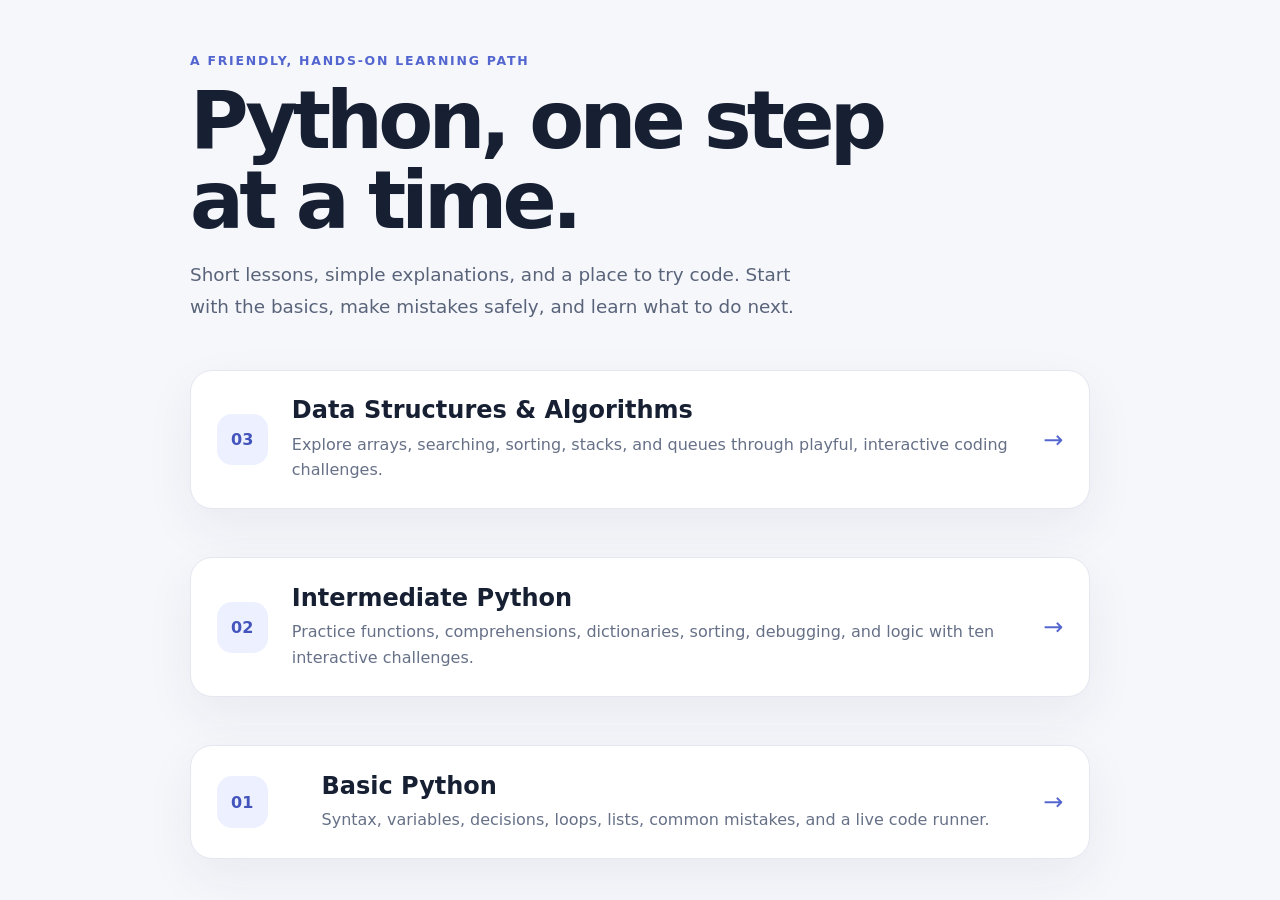
<file: index.html>
<!doctype html>
<html lang="en">
<head>
  <meta charset="utf-8">
  <meta name="viewport" content="width=device-width, initial-scale=1">
  <meta name="theme-color" content="#f6f7fb">
  <title>Python, one step at a time</title>
  <style>
    :root {
      color-scheme: light;
      font-family: Inter, ui-sans-serif, system-ui, -apple-system, BlinkMacSystemFont, "Segoe UI", sans-serif;
      color: #172033;
      background: #f6f7fb;
    }

    * { box-sizing: border-box; }

    body { margin: 0; }

    main {
      display: grid;
      min-height: 100vh;
      place-items: center;
      padding: 2rem;
    }

    .home {
      width: min(100%, 900px);
      animation: rise-in 650ms ease-out both;
    }

    .eyebrow {
      color: #5366cf;
      font-size: .78rem;
      font-weight: 800;
      letter-spacing: .14em;
      text-transform: uppercase;
    }

    h1 {
      max-width: 700px;
      margin: .7rem 0 1rem;
      font-size: clamp(2.5rem, 7vw, 5rem);
      letter-spacing: -.06em;
      line-height: 1;
    }

    .intro {
      max-width: 620px;
      color: #59647a;
      font-size: 1.15rem;
      line-height: 1.7;
    }

    .course-card {
      display: flex;
      align-items: center;
      justify-content: space-between;
      gap: 1.5rem;
      margin-top: 3rem;
      padding: 1.6rem;
      border: 1px solid #e4e7f0;
      border-radius: 22px;
      background: #fff;
      box-shadow: 0 18px 50px #202d5110;
      color: inherit;
      text-decoration: none;
      transition: transform 180ms ease, box-shadow 180ms ease;
    }

    .course-card:hover {
      transform: translateY(-4px);
      box-shadow: 0 22px 55px #202d511a;
    }

    .course-card h2 { margin: 0 0 .45rem; }
    .course-card p { margin: 0; color: #667087; line-height: 1.6; }

    .number {
      display: grid;
      width: 3.2rem;
      height: 3.2rem;
      flex: 0 0 auto;
      place-items: center;
      border-radius: 15px;
      background: #edf0ff;
      color: #4355bd;
      font-weight: 800;
    }

    .arrow { color: #5366cf; font-size: 1.5rem; }

    @keyframes rise-in {
      from { opacity: 0; transform: translateY(14px); }
      to { opacity: 1; transform: translateY(0); }
    }

    @media (prefers-reduced-motion: reduce) {
      *, *::before, *::after { animation-duration: .01ms !important; transition-duration: .01ms !important; }
    }
  </style>
</head>
<body>
  <main>
    <section class="home" aria-labelledby="page-title">
      <p class="eyebrow">A friendly, hands-on learning path</p>
      <h1 id="page-title">Python, one step at a time.</h1>
      <p class="intro">Short lessons, simple explanations, and a place to try code. Start with the basics, make mistakes safely, and learn what to do next.</p>
      <a class="course-card" href="dsa/index.html">
        <span class="number" aria-hidden="true">03</span>
        <span>
          <h2>Data Structures &amp; Algorithms</h2>
          <p>Explore arrays, searching, sorting, stacks, and queues through playful, interactive coding challenges.</p>
        </span>
        <span class="arrow" aria-hidden="true">→</span>
      </a>
      <a class="course-card" href="intermediate-python/index.html">
        <span class="number" aria-hidden="true">02</span>
        <span>
          <h2>Intermediate Python</h2>
          <p>Practice functions, comprehensions, dictionaries, sorting, debugging, and logic with ten interactive challenges.</p>
        </span>
        <span class="arrow" aria-hidden="true">→</span>
      </a>
      <a class="course-card" href="basic-python/index.html">
        <span class="number" aria-hidden="true">01</span>
        <span>
          <h2>Basic Python</h2>
          <p>Syntax, variables, decisions, loops, lists, common mistakes, and a live code runner.</p>
        </span>
        <span class="arrow" aria-hidden="true">→</span>
      </a>
    </section>
  </main>
</body>
</html>
</file>
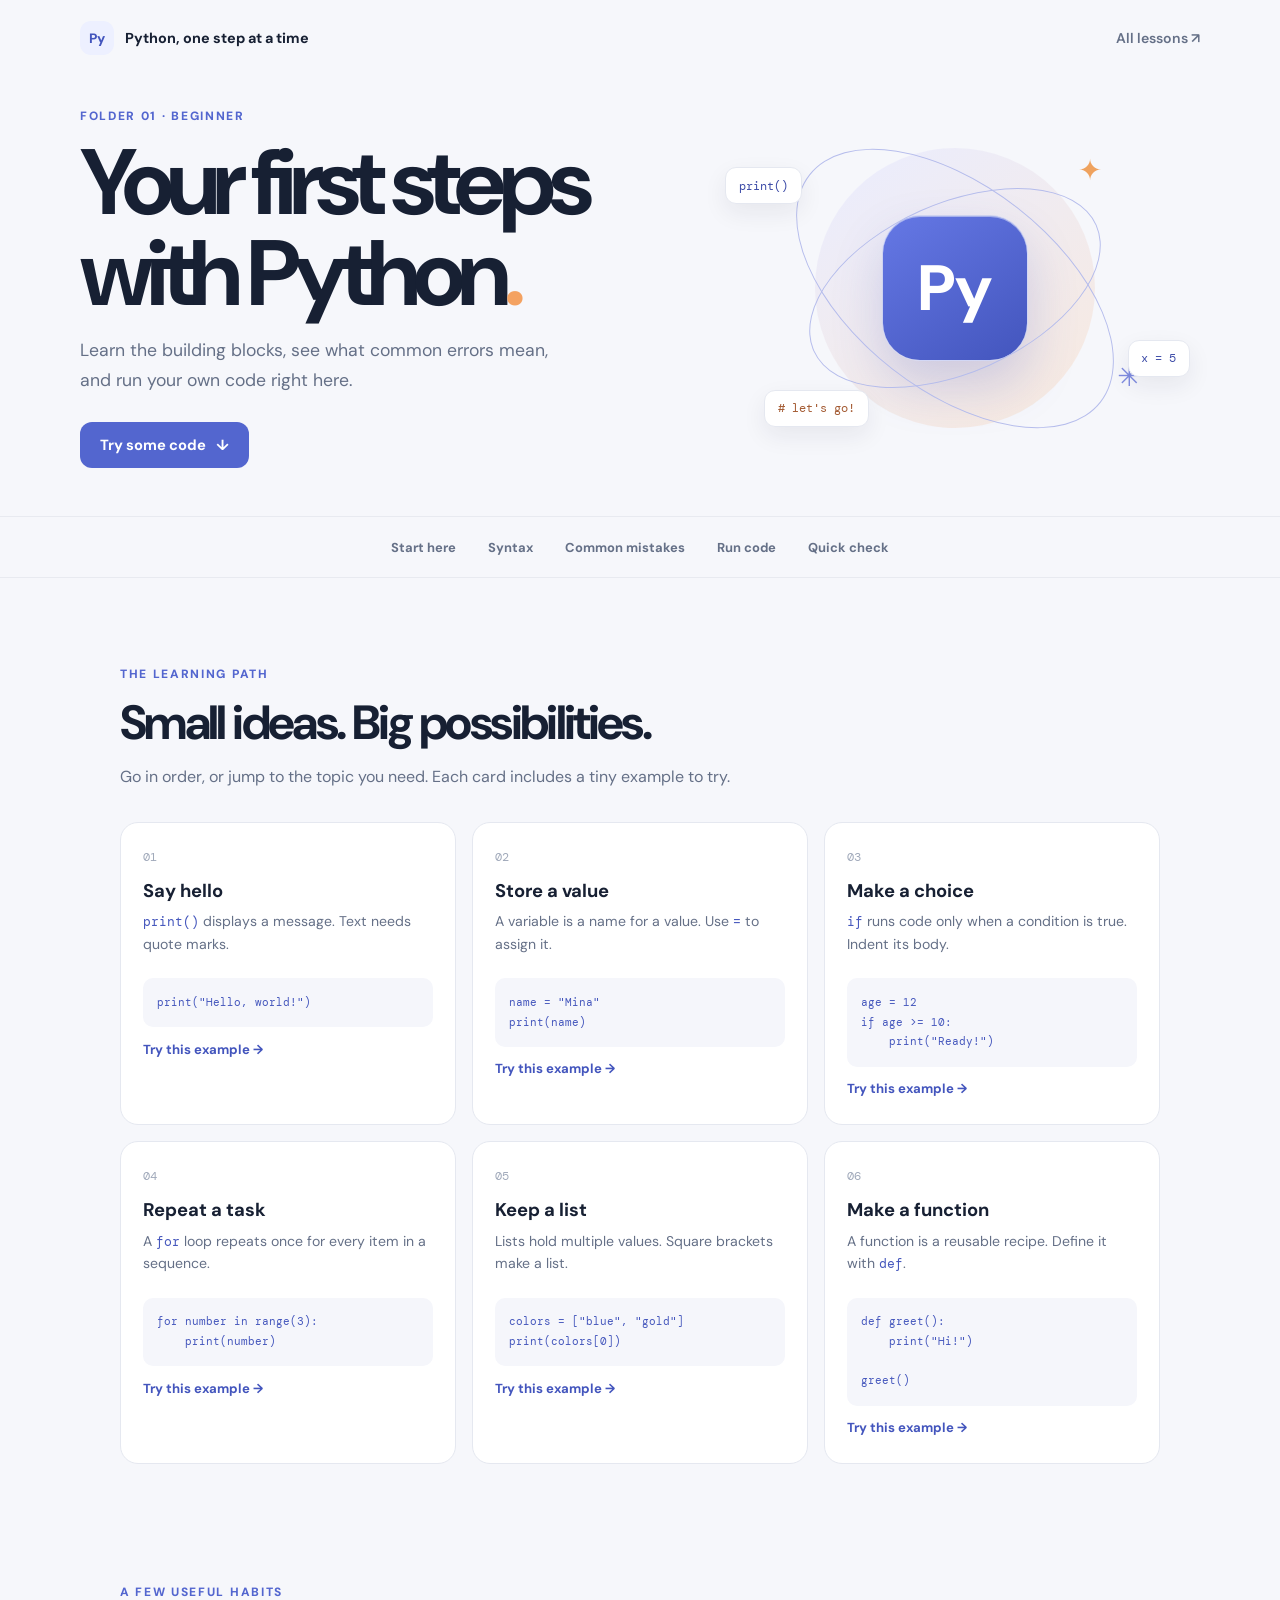
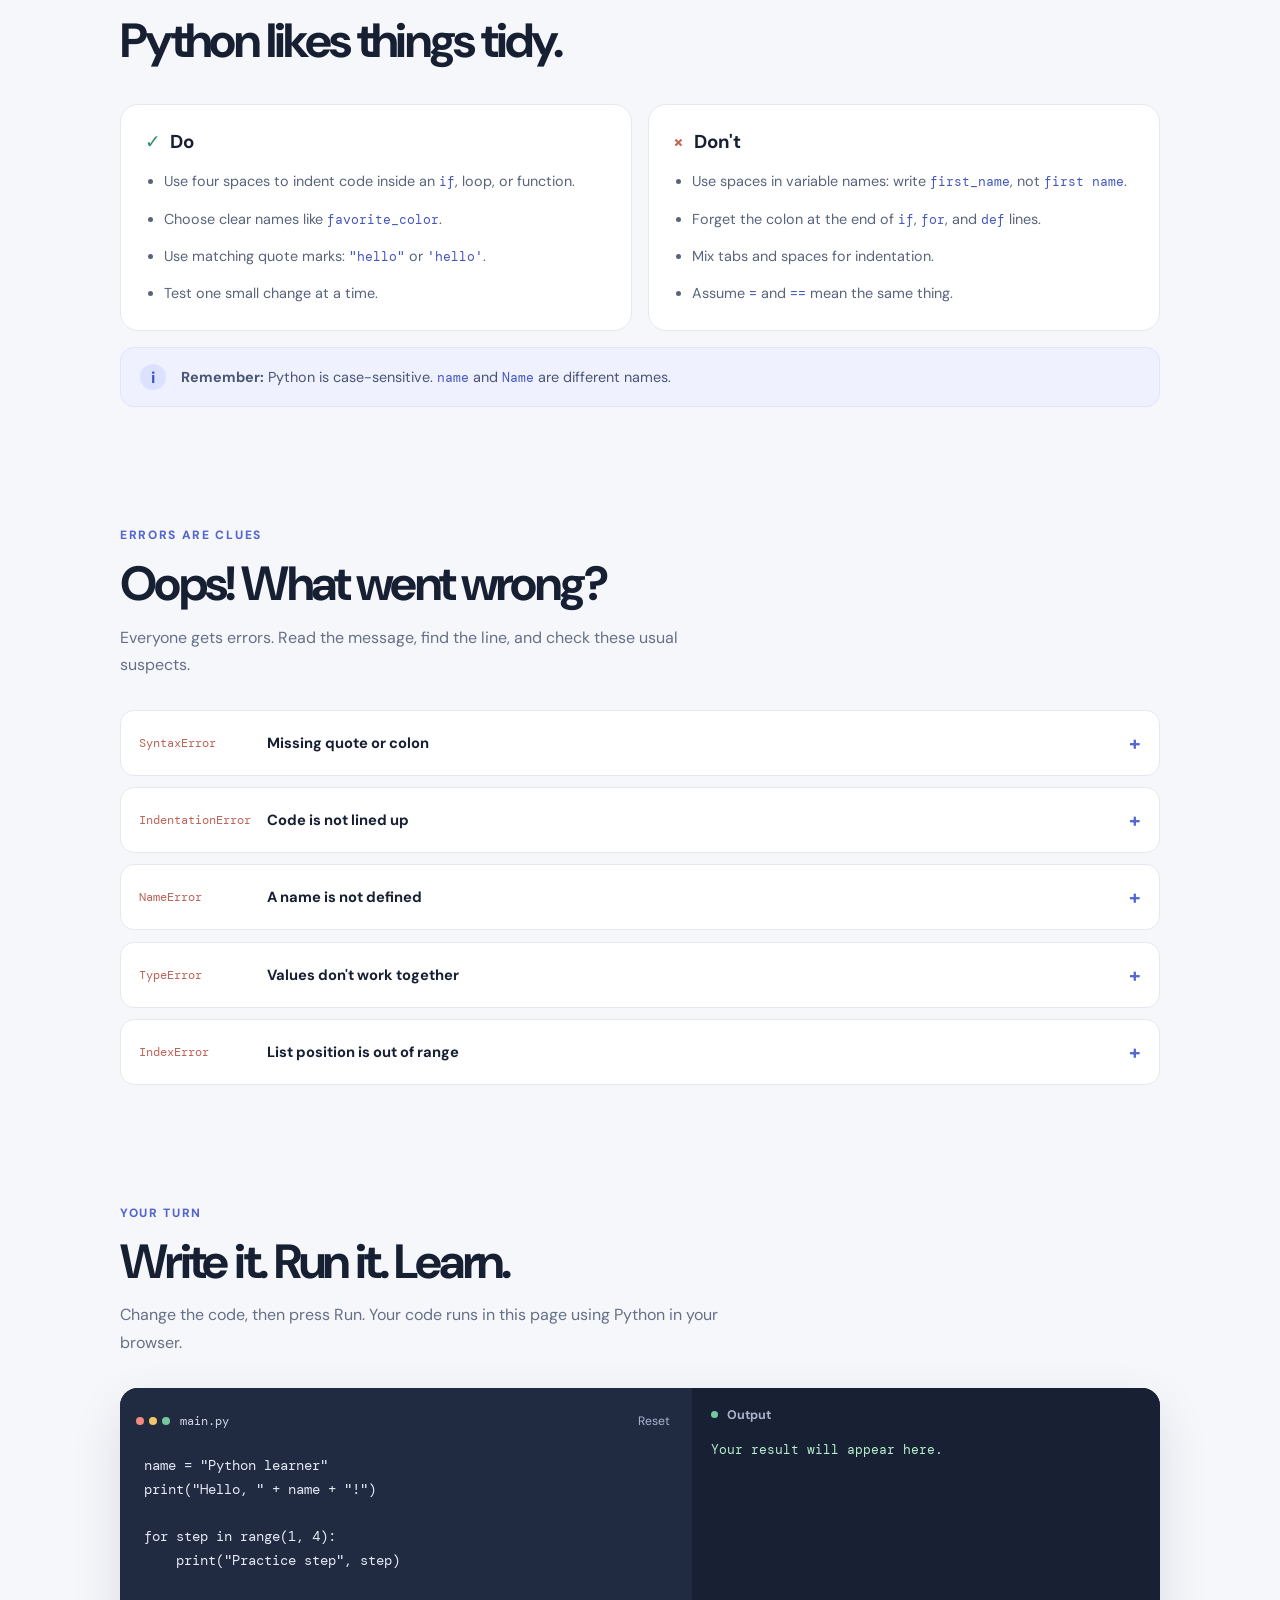
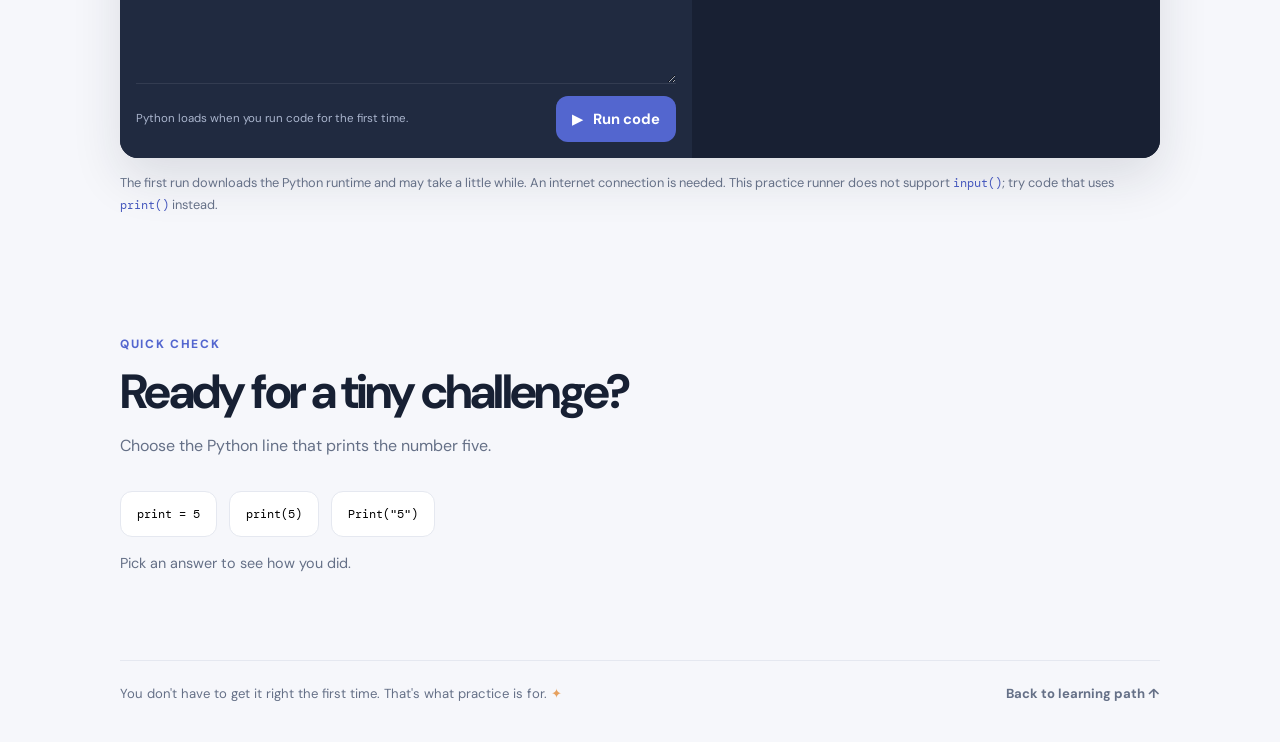
<file: basic-python/index.html>
<!doctype html>
<html lang="en">
<head>
  <meta charset="utf-8">
  <meta name="viewport" content="width=device-width, initial-scale=1">
  <meta name="theme-color" content="#f6f7fb">
  <title>Basic Python — Python, one step at a time</title>
  <link rel="stylesheet" href="style.css">
  <script src="app.js" defer></script>
</head>
<body>
  <header class="topbar">
    <a class="brand" href="../index.html"><span class="brand-mark">Py</span> Python, one step at a time</a>
    <a class="back-link" href="../index.html">All lessons <span aria-hidden="true">↗</span></a>
  </header>

  <main>
    <section class="hero" aria-labelledby="page-title">
      <div class="hero-copy">
        <p class="eyebrow">Folder 01 · Beginner</p>
        <h1 id="page-title">Your first steps<br>with Python<span class="period">.</span></h1>
        <p class="hero-description">Learn the building blocks, see what common errors mean, and run your own code right here.</p>
        <a class="button button-primary" href="#playground">Try some code <span aria-hidden="true">↓</span></a>
      </div>
      <div class="hero-art" aria-hidden="true">
        <span class="spark spark-one">✦</span>
        <span class="spark spark-two">✳</span>
        <div class="orbit orbit-one"></div>
        <div class="orbit orbit-two"></div>
        <div class="python-tile">Py</div>
        <span class="float-chip chip-one">print()</span>
        <span class="float-chip chip-two">x = 5</span>
        <span class="float-chip chip-three"># let's go!</span>
      </div>
    </section>

    <nav class="lesson-nav" aria-label="On this page">
      <a href="#start">Start here</a>
      <a href="#syntax">Syntax</a>
      <a href="#mistakes">Common mistakes</a>
      <a href="#playground">Run code</a>
      <a href="#check">Quick check</a>
    </nav>

    <section class="section" id="start">
      <div class="section-heading">
        <p class="eyebrow">The learning path</p>
        <h2>Small ideas. Big possibilities.</h2>
        <p>Go in order, or jump to the topic you need. Each card includes a tiny example to try.</p>
      </div>
      <div class="topic-grid">
        <article class="topic-card">
          <span class="topic-number">01</span>
          <h3>Say hello</h3>
          <p><code>print()</code> displays a message. Text needs quote marks.</p>
          <pre><code>print("Hello, world!")</code></pre>
          <button class="text-button load-example" data-example="hello">Try this example <span aria-hidden="true">→</span></button>
        </article>
        <article class="topic-card">
          <span class="topic-number">02</span>
          <h3>Store a value</h3>
          <p>A variable is a name for a value. Use <code>=</code> to assign it.</p>
          <pre><code>name = "Mina"
print(name)</code></pre>
          <button class="text-button load-example" data-example="variables">Try this example <span aria-hidden="true">→</span></button>
        </article>
        <article class="topic-card">
          <span class="topic-number">03</span>
          <h3>Make a choice</h3>
          <p><code>if</code> runs code only when a condition is true. Indent its body.</p>
          <pre><code>age = 12
if age >= 10:
    print("Ready!")</code></pre>
          <button class="text-button load-example" data-example="condition">Try this example <span aria-hidden="true">→</span></button>
        </article>
        <article class="topic-card">
          <span class="topic-number">04</span>
          <h3>Repeat a task</h3>
          <p>A <code>for</code> loop repeats once for every item in a sequence.</p>
          <pre><code>for number in range(3):
    print(number)</code></pre>
          <button class="text-button load-example" data-example="loop">Try this example <span aria-hidden="true">→</span></button>
        </article>
        <article class="topic-card">
          <span class="topic-number">05</span>
          <h3>Keep a list</h3>
          <p>Lists hold multiple values. Square brackets make a list.</p>
          <pre><code>colors = ["blue", "gold"]
print(colors[0])</code></pre>
          <button class="text-button load-example" data-example="list">Try this example <span aria-hidden="true">→</span></button>
        </article>
        <article class="topic-card">
          <span class="topic-number">06</span>
          <h3>Make a function</h3>
          <p>A function is a reusable recipe. Define it with <code>def</code>.</p>
          <pre><code>def greet():
    print("Hi!")

greet()</code></pre>
          <button class="text-button load-example" data-example="function">Try this example <span aria-hidden="true">→</span></button>
        </article>
      </div>
    </section>

    <section class="section syntax-section" id="syntax">
      <div class="section-heading">
        <p class="eyebrow">A few useful habits</p>
        <h2>Python likes things tidy.</h2>
      </div>
      <div class="dos-donts">
        <article class="habit-card do-card">
          <h3><span aria-hidden="true">✓</span> Do</h3>
          <ul>
            <li>Use four spaces to indent code inside an <code>if</code>, loop, or function.</li>
            <li>Choose clear names like <code>favorite_color</code>.</li>
            <li>Use matching quote marks: <code>"hello"</code> or <code>'hello'</code>.</li>
            <li>Test one small change at a time.</li>
          </ul>
        </article>
        <article class="habit-card dont-card">
          <h3><span aria-hidden="true">×</span> Don't</h3>
          <ul>
            <li>Use spaces in variable names: write <code>first_name</code>, not <code>first name</code>.</li>
            <li>Forget the colon at the end of <code>if</code>, <code>for</code>, and <code>def</code> lines.</li>
            <li>Mix tabs and spaces for indentation.</li>
            <li>Assume <code>=</code> and <code>==</code> mean the same thing.</li>
          </ul>
        </article>
      </div>
      <div class="tip-banner">
        <span class="tip-icon" aria-hidden="true">i</span>
        <p><strong>Remember:</strong> Python is case-sensitive. <code>name</code> and <code>Name</code> are different names.</p>
      </div>
    </section>

    <section class="section mistakes-section" id="mistakes">
      <div class="section-heading">
        <p class="eyebrow">Errors are clues</p>
        <h2>Oops! What went wrong?</h2>
        <p>Everyone gets errors. Read the message, find the line, and check these usual suspects.</p>
      </div>
      <div class="mistake-list">
        <details class="mistake">
          <summary><span class="error-label">SyntaxError</span> Missing quote or colon <span class="chevron" aria-hidden="true">+</span></summary>
          <div class="mistake-body">
            <p>Python can't understand the code's shape. Check that strings have matching quotes and statements like <code>if</code> end with a colon.</p>
            <pre><code># Not quite
print("Hello)

# Fixed
print("Hello")</code></pre>
          </div>
        </details>
        <details class="mistake">
          <summary><span class="error-label">IndentationError</span> Code is not lined up <span class="chevron" aria-hidden="true">+</span></summary>
          <div class="mistake-body">
            <p>The body of an <code>if</code>, loop, or function must be indented consistently, usually by four spaces.</p>
            <pre><code>if True:
    print("Indented inside the if")</code></pre>
          </div>
        </details>
        <details class="mistake">
          <summary><span class="error-label">NameError</span> A name is not defined <span class="chevron" aria-hidden="true">+</span></summary>
          <div class="mistake-body">
            <p>Check for a typo or make sure you assigned the variable before using it. Names are case-sensitive.</p>
            <pre><code>favorite = "mango"
print(favorite)  # same spelling</code></pre>
          </div>
        </details>
        <details class="mistake">
          <summary><span class="error-label">TypeError</span> Values don't work together <span class="chevron" aria-hidden="true">+</span></summary>
          <div class="mistake-body">
            <p>Some operations need matching types. Convert a number to text before joining it with other text.</p>
            <pre><code>age = 10
print("Age: " + str(age))</code></pre>
          </div>
        </details>
        <details class="mistake">
          <summary><span class="error-label">IndexError</span> List position is out of range <span class="chevron" aria-hidden="true">+</span></summary>
          <div class="mistake-body">
            <p>List positions start at <code>0</code>. A list with two items has positions <code>0</code> and <code>1</code>.</p>
            <pre><code>pets = ["cat", "dog"]
print(pets[0])  # cat</code></pre>
          </div>
        </details>
      </div>
    </section>

    <section class="section playground-section" id="playground">
      <div class="section-heading">
        <p class="eyebrow">Your turn</p>
        <h2>Write it. Run it. Learn.</h2>
        <p>Change the code, then press Run. Your code runs in this page using Python in your browser.</p>
      </div>
      <div class="playground">
        <div class="editor-panel">
          <div class="panel-top">
            <span class="window-dots" aria-hidden="true"><i></i><i></i><i></i></span>
            <label for="code-editor">main.py</label>
            <button class="reset-button" id="reset-code" type="button">Reset</button>
          </div>
          <textarea id="code-editor" aria-label="Python code editor" spellcheck="false" autocapitalize="off" autocomplete="off">name = "Python learner"
print("Hello, " + name + "!")

for step in range(1, 4):
    print("Practice step", step)</textarea>
          <div class="editor-footer">
            <span id="runner-status" role="status" aria-live="polite">Python loads when you run code for the first time.</span>
            <button class="button run-button" id="run-code" type="button"><span aria-hidden="true">▶</span> Run code</button>
          </div>
        </div>
        <div class="output-panel">
          <div class="output-title"><span class="output-indicator"></span> Output</div>
          <pre id="code-output" aria-live="polite">Your result will appear here.</pre>
        </div>
      </div>
      <p class="runner-note">The first run downloads the Python runtime and may take a little while. An internet connection is needed. This practice runner does not support <code>input()</code>; try code that uses <code>print()</code> instead.</p>
    </section>

    <section class="section check-section" id="check">
      <div class="section-heading">
        <p class="eyebrow">Quick check</p>
        <h2>Ready for a tiny challenge?</h2>
        <p>Choose the Python line that prints the number five.</p>
      </div>
      <div class="quiz" data-answer="b">
        <button class="quiz-option" data-choice="a" type="button"><code>print = 5</code></button>
        <button class="quiz-option" data-choice="b" type="button"><code>print(5)</code></button>
        <button class="quiz-option" data-choice="c" type="button"><code>Print("5")</code></button>
        <p class="quiz-feedback" id="quiz-feedback" aria-live="polite">Pick an answer to see how you did.</p>
      </div>
    </section>

    <footer class="footer">
      <p>You don't have to get it right the first time. That's what practice is for. <span aria-hidden="true">✦</span></p>
      <a href="../index.html">Back to learning path ↑</a>
    </footer>
  </main>
</body>
</html>
</file>
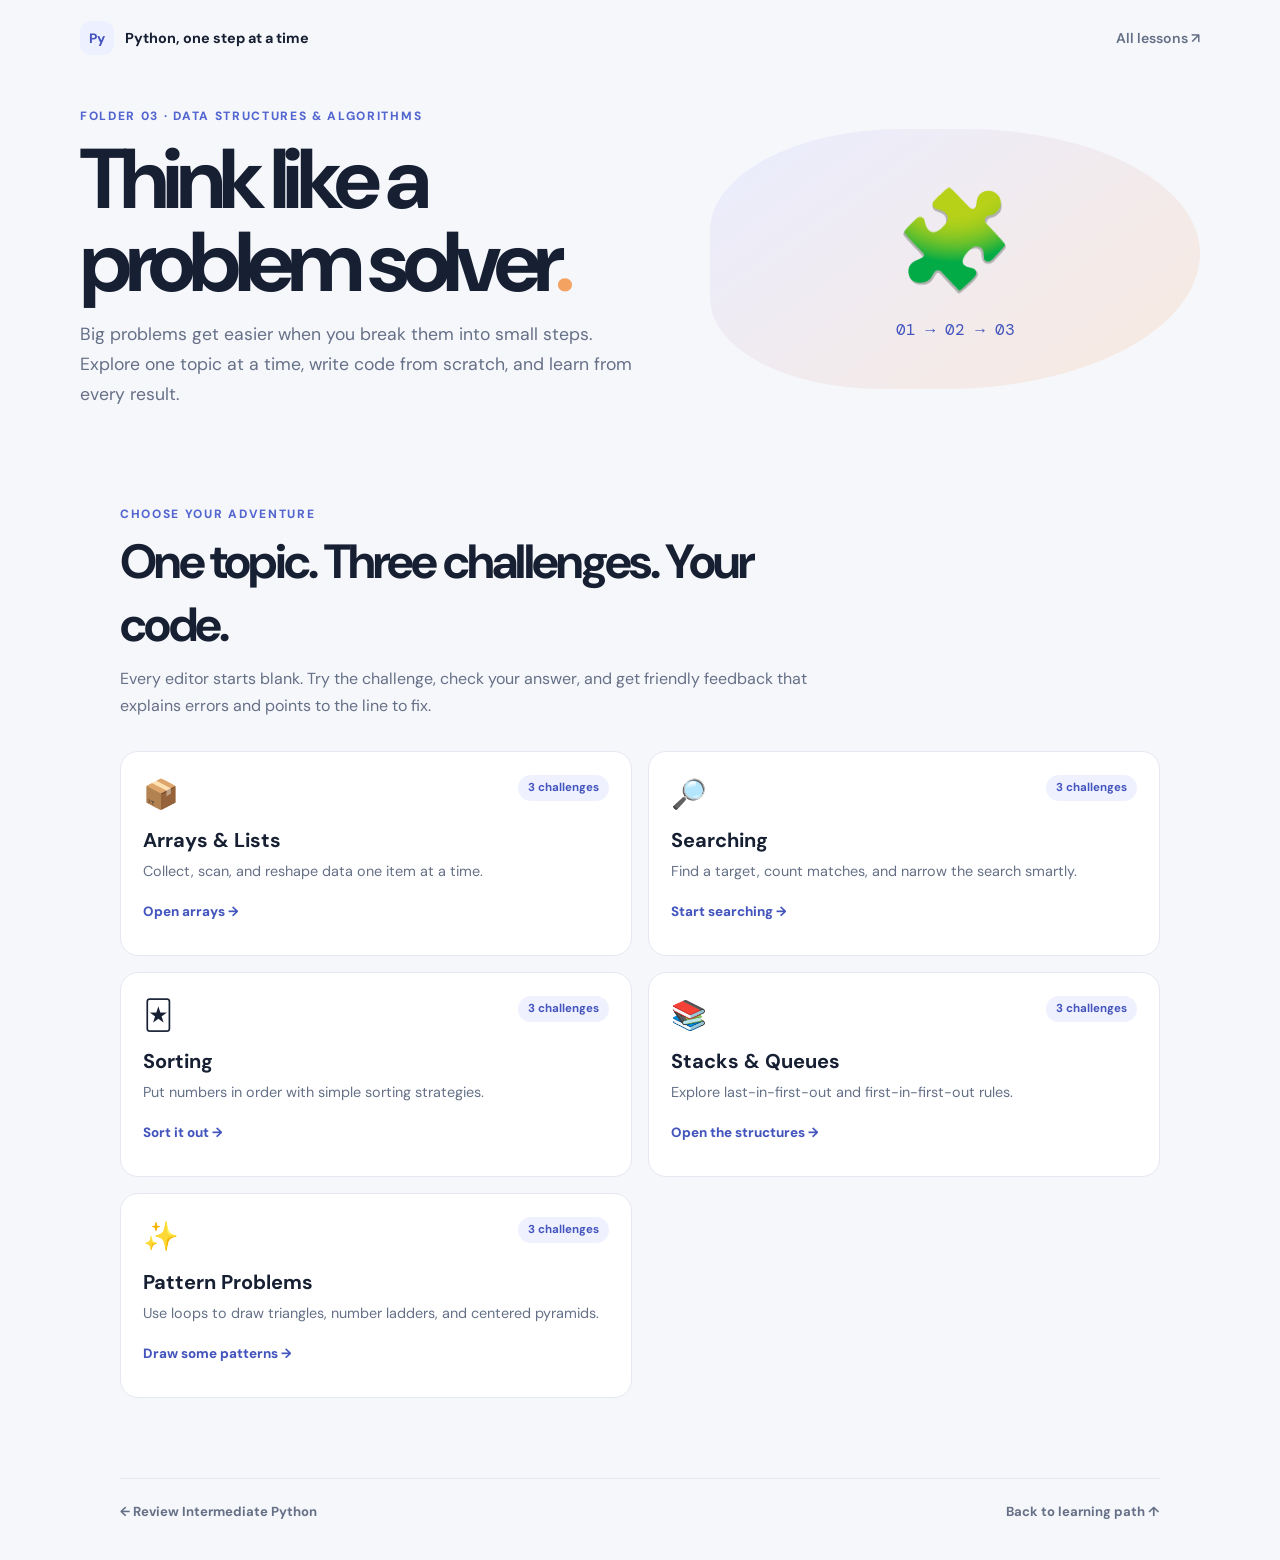
<file: dsa/index.html>
<!doctype html>
<html lang="en">
<head>
  <meta charset="utf-8">
  <meta name="viewport" content="width=device-width, initial-scale=1">
  <meta name="theme-color" content="#f6f7fb">
  <title>Data Structures &amp; Algorithms — Python, one step at a time</title>
  <link rel="stylesheet" href="assets/style.css">
</head>
<body>
  <header class="topbar">
    <a class="brand" href="../index.html"><span class="brand-mark">Py</span> Python, one step at a time</a>
    <a class="back-link" href="../index.html">All lessons <span aria-hidden="true">↗</span></a>
  </header>
  <main>
    <section class="hero">
      <div>
        <p class="eyebrow">Folder 03 · Data structures &amp; algorithms</p>
        <h1>Think like a problem solver<span class="period">.</span></h1>
        <p class="hero-description">Big problems get easier when you break them into small steps. Explore one topic at a time, write code from scratch, and learn from every result.</p>
      </div>
      <div class="hero-art" aria-hidden="true"><span>🧩</span><i>01 → 02 → 03</i></div>
    </section>

    <section class="section">
      <div class="section-heading">
        <p class="eyebrow">Choose your adventure</p>
        <h2>One topic. Three challenges. Your code.</h2>
        <p>Every editor starts blank. Try the challenge, check your answer, and get friendly feedback that explains errors and points to the line to fix.</p>
      </div>
      <div class="topic-grid">
        <a class="topic-card" href="arrays/index.html">
          <span class="topic-emoji" aria-hidden="true">📦</span><span class="topic-count">3 challenges</span>
          <h3>Arrays &amp; Lists</h3><p>Collect, scan, and reshape data one item at a time.</p><span class="topic-link">Open arrays →</span>
        </a>
        <a class="topic-card" href="searching/index.html">
          <span class="topic-emoji" aria-hidden="true">🔎</span><span class="topic-count">3 challenges</span>
          <h3>Searching</h3><p>Find a target, count matches, and narrow the search smartly.</p><span class="topic-link">Start searching →</span>
        </a>
        <a class="topic-card" href="sorting/index.html">
          <span class="topic-emoji" aria-hidden="true">🃏</span><span class="topic-count">3 challenges</span>
          <h3>Sorting</h3><p>Put numbers in order with simple sorting strategies.</p><span class="topic-link">Sort it out →</span>
        </a>
        <a class="topic-card" href="stacks-queues/index.html">
          <span class="topic-emoji" aria-hidden="true">📚</span><span class="topic-count">3 challenges</span>
          <h3>Stacks &amp; Queues</h3><p>Explore last-in-first-out and first-in-first-out rules.</p><span class="topic-link">Open the structures →</span>
        </a>
        <a class="topic-card" href="patterns/index.html">
          <span class="topic-emoji" aria-hidden="true">✨</span><span class="topic-count">3 challenges</span>
          <h3>Pattern Problems</h3><p>Use loops to draw triangles, number ladders, and centered pyramids.</p><span class="topic-link">Draw some patterns →</span>
        </a>
      </div>
    </section>
    <footer class="footer"><a href="../intermediate-python/index.html">← Review Intermediate Python</a><a href="../index.html">Back to learning path ↑</a></footer>
  </main>
</body>
</html>
</file>
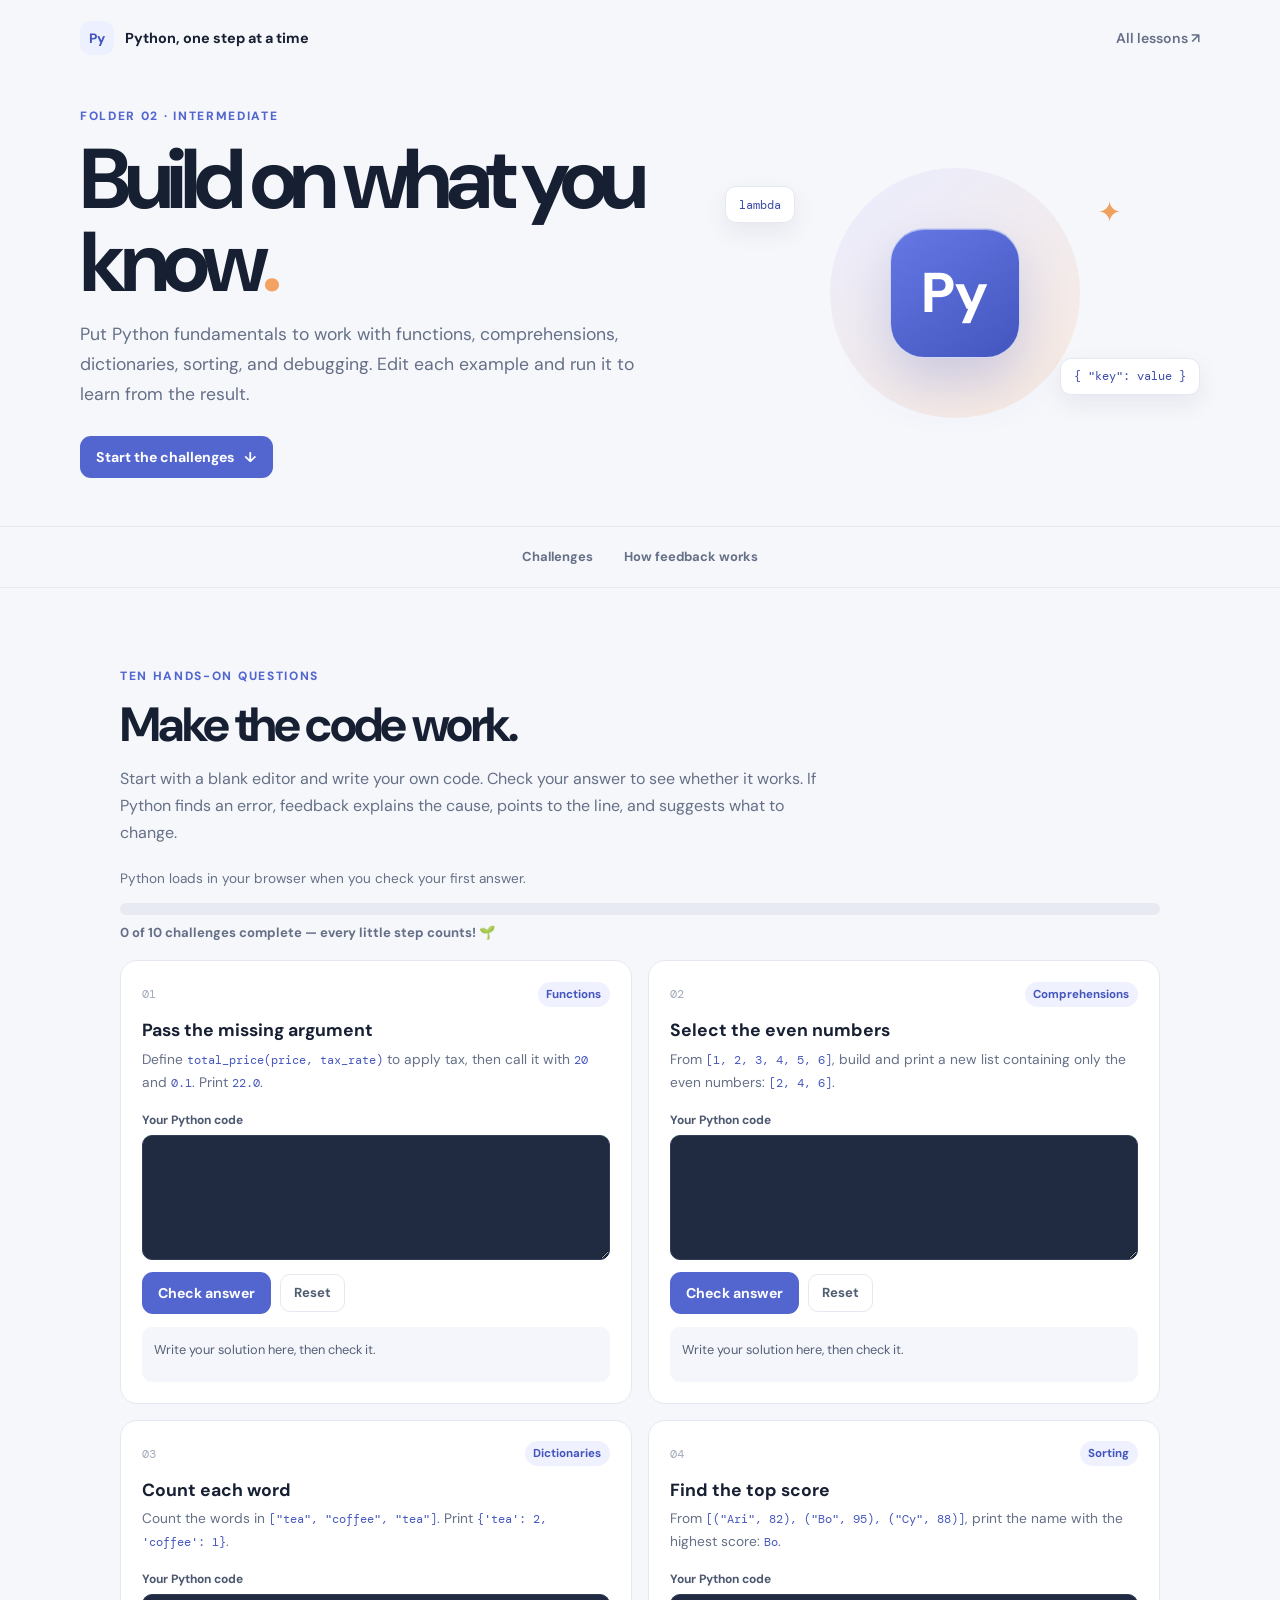
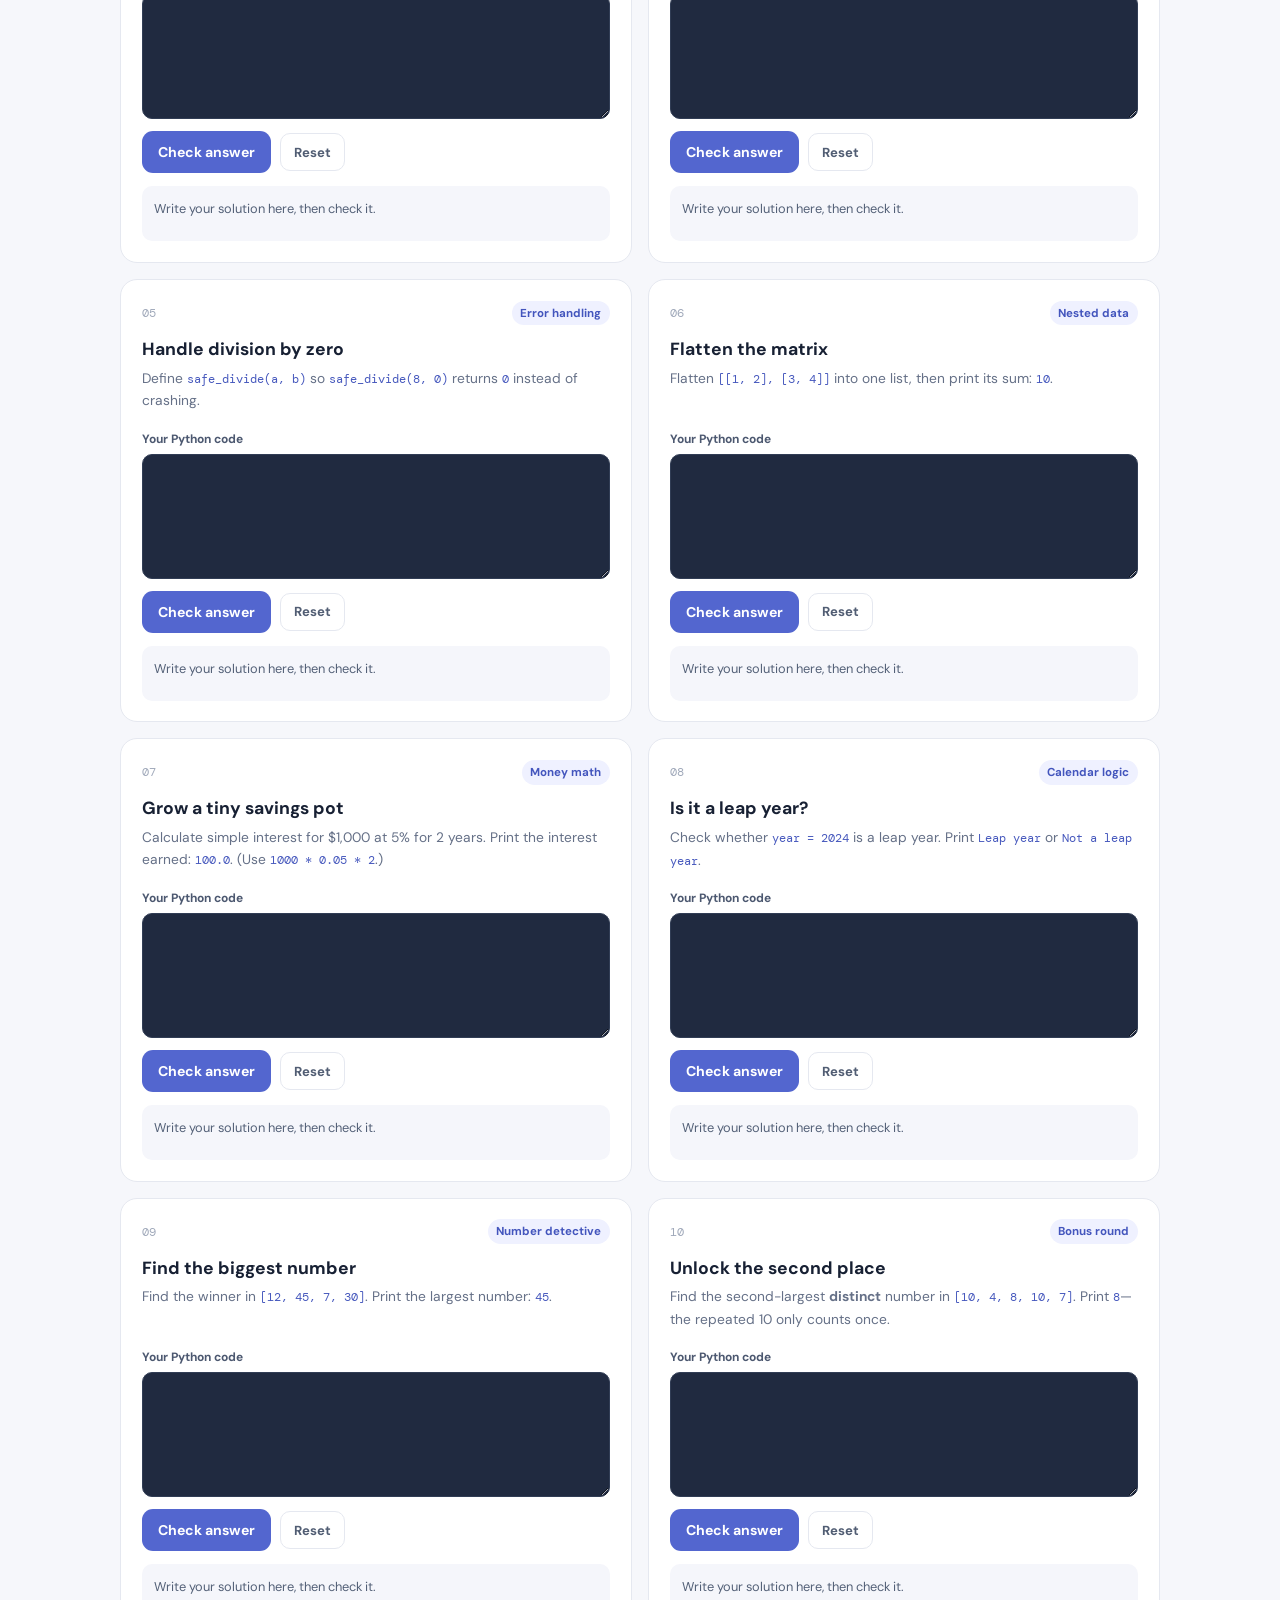
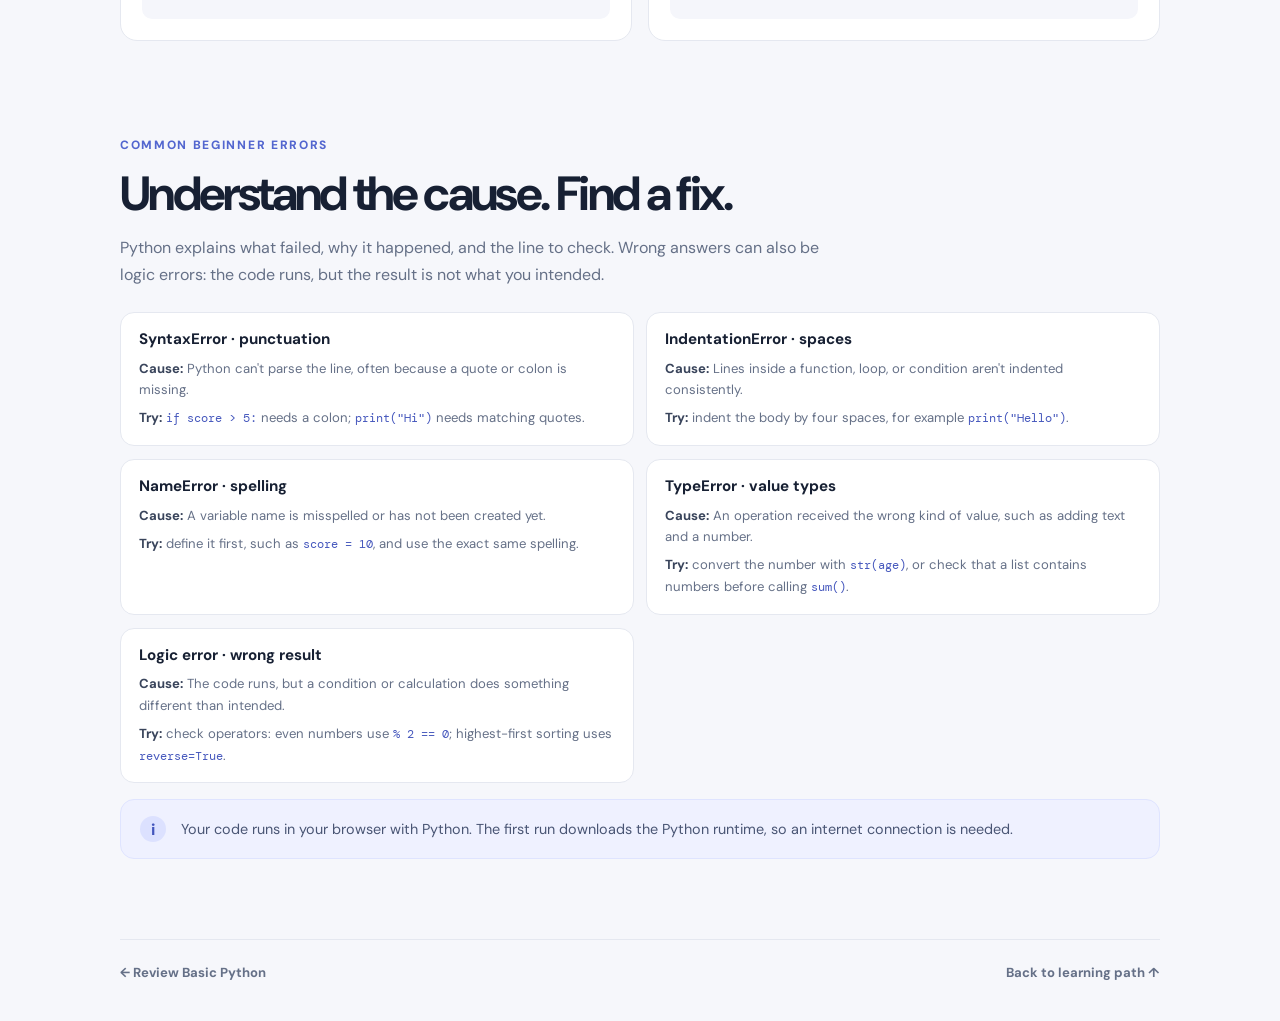
<file: intermediate-python/index.html>
<!doctype html>
<html lang="en">
<head>
  <meta charset="utf-8">
  <meta name="viewport" content="width=device-width, initial-scale=1">
  <meta name="theme-color" content="#f6f7fb">
  <title>Intermediate Python — Python, one step at a time</title>
  <link rel="stylesheet" href="style.css">
  <script src="app.js" defer></script>
</head>
<body>
  <header class="topbar">
    <a class="brand" href="../index.html"><span class="brand-mark">Py</span> Python, one step at a time</a>
    <a class="back-link" href="../index.html">All lessons <span aria-hidden="true">↗</span></a>
  </header>

  <main>
    <section class="hero" aria-labelledby="page-title">
      <div>
        <p class="eyebrow">Folder 02 · Intermediate</p>
        <h1 id="page-title">Build on what you know<span class="period">.</span></h1>
        <p class="hero-description">Put Python fundamentals to work with functions, comprehensions, dictionaries, sorting, and debugging. Edit each example and run it to learn from the result.</p>
        <a class="button button-primary" href="#challenges">Start the challenges <span aria-hidden="true">↓</span></a>
      </div>
      <div class="hero-art" aria-hidden="true">
        <span class="float-chip chip-one">lambda</span>
        <span class="float-chip chip-two">{ "key": value }</span>
        <div class="python-tile">Py</div>
        <span class="spark">✦</span>
      </div>
    </section>

    <nav class="lesson-nav" aria-label="On this page">
      <a href="#challenges">Challenges</a>
      <a href="#debugging">How feedback works</a>
    </nav>

    <section class="section" id="challenges">
      <div class="section-heading">
        <p class="eyebrow">Ten hands-on questions</p>
        <h2>Make the code work.</h2>
        <p>Start with a blank editor and write your own code. Check your answer to see whether it works. If Python finds an error, feedback explains the cause, points to the line, and suggests what to change.</p>
      </div>
      <p class="runtime-status" id="runtime-status" role="status" aria-live="polite">Python loads in your browser when you check your first answer.</p>
      <div class="progress-track" role="progressbar" aria-label="Challenges completed" aria-valuemin="0" aria-valuemax="10" aria-valuenow="0">
        <span class="progress-fill"></span>
      </div>
      <p class="progress-label" aria-live="polite">0 of 10 challenges complete — every little step counts! 🌱</p>

      <div class="challenge-grid">
        <article class="challenge-card" data-expected="22.0" data-answer-line="1" data-hint="Pass a tax rate as the second argument, for example total_price(20, 0.1)." data-logic-cause="The function call needs both a price and a tax rate." data-logic-fix="Write print(total_price(20, 0.1)) to pass both values.">
          <div class="challenge-heading"><span class="challenge-number">01</span><span class="level">Functions</span></div>
          <h3>Pass the missing argument</h3>
          <p>Define <code>total_price(price, tax_rate)</code> to apply tax, then call it with <code>20</code> and <code>0.1</code>. Print <code>22.0</code>.</p>
          <label class="editor-label" for="challenge-1">Your Python code</label>
          <textarea id="challenge-1" class="code-editor" spellcheck="false" autocapitalize="off" autocomplete="off" aria-describedby="feedback-1"></textarea>
          <div class="challenge-actions"><button class="button check-button" type="button">Check answer</button><button class="reset-button" type="button">Reset</button></div>
          <div class="feedback" id="feedback-1" role="status" aria-live="polite">Write your solution here, then check it.</div>
        </article>

        <article class="challenge-card" data-expected="[2, 4, 6]" data-answer-line="1" data-hint="Keep numbers divisible by 2: use number % 2 == 0." data-logic-cause="The condition selected odd numbers, not even numbers." data-logic-fix="Use if number % 2 == 0 in your list comprehension.">
          <div class="challenge-heading"><span class="challenge-number">02</span><span class="level">Comprehensions</span></div>
          <h3>Select the even numbers</h3>
          <p>From <code>[1, 2, 3, 4, 5, 6]</code>, build and print a new list containing only the even numbers: <code>[2, 4, 6]</code>.</p>
          <label class="editor-label" for="challenge-2">Your Python code</label>
          <textarea id="challenge-2" class="code-editor" spellcheck="false" autocapitalize="off" autocomplete="off" aria-describedby="feedback-2"></textarea>
          <div class="challenge-actions"><button class="button check-button" type="button">Check answer</button><button class="reset-button" type="button">Reset</button></div>
          <div class="feedback" id="feedback-2" role="status" aria-live="polite">Write your solution here, then check it.</div>
        </article>

        <article class="challenge-card" data-expected="{'tea': 2, 'coffee': 1}" data-answer-line="1" data-hint="Start a new word at zero before adding one, for example counts[word] = counts.get(word, 0) + 1." data-logic-cause="A dictionary count must start at zero for a word that has not been seen yet." data-logic-fix="Use counts[word] = counts.get(word, 0) + 1 inside the loop.">
          <div class="challenge-heading"><span class="challenge-number">03</span><span class="level">Dictionaries</span></div>
          <h3>Count each word</h3>
          <p>Count the words in <code>["tea", "coffee", "tea"]</code>. Print <code>{'tea': 2, 'coffee': 1}</code>.</p>
          <label class="editor-label" for="challenge-3">Your Python code</label>
          <textarea id="challenge-3" class="code-editor" spellcheck="false" autocapitalize="off" autocomplete="off" aria-describedby="feedback-3"></textarea>
          <div class="challenge-actions"><button class="button check-button" type="button">Check answer</button><button class="reset-button" type="button">Reset</button></div>
          <div class="feedback" id="feedback-3" role="status" aria-live="polite">Write your solution here, then check it.</div>
        </article>

        <article class="challenge-card" data-expected="Bo" data-answer-line="1" data-hint="Sort by the score in descending order by adding reverse=True to sorted(...)." data-logic-cause="The scores were sorted from lowest to highest, so the first student did not have the top score." data-logic-fix="Add reverse=True to sorted(...), or select the last item in the ascending list.">
          <div class="challenge-heading"><span class="challenge-number">04</span><span class="level">Sorting</span></div>
          <h3>Find the top score</h3>
          <p>From <code>[("Ari", 82), ("Bo", 95), ("Cy", 88)]</code>, print the name with the highest score: <code>Bo</code>.</p>
          <label class="editor-label" for="challenge-4">Your Python code</label>
          <textarea id="challenge-4" class="code-editor" spellcheck="false" autocapitalize="off" autocomplete="off" aria-describedby="feedback-4"></textarea>
          <div class="challenge-actions"><button class="button check-button" type="button">Check answer</button><button class="reset-button" type="button">Reset</button></div>
          <div class="feedback" id="feedback-4" role="status" aria-live="polite">Write your solution here, then check it.</div>
        </article>

        <article class="challenge-card" data-expected="0" data-answer-line="1" data-hint="Put the division in a try block and return 0 from an except ZeroDivisionError block.">
          <div class="challenge-heading"><span class="challenge-number">05</span><span class="level">Error handling</span></div>
          <h3>Handle division by zero</h3>
          <p>Define <code>safe_divide(a, b)</code> so <code>safe_divide(8, 0)</code> returns <code>0</code> instead of crashing.</p>
          <label class="editor-label" for="challenge-5">Your Python code</label>
          <textarea id="challenge-5" class="code-editor" spellcheck="false" autocapitalize="off" autocomplete="off" aria-describedby="feedback-5"></textarea>
          <div class="challenge-actions"><button class="button check-button" type="button">Check answer</button><button class="reset-button" type="button">Reset</button></div>
          <div class="feedback" id="feedback-5" role="status" aria-live="polite">Write your solution here, then check it.</div>
        </article>

        <article class="challenge-card" data-expected="10" data-answer-line="1" data-hint="Use a nested comprehension: [value for row in matrix for value in row]." data-logic-cause="sum() cannot add a list of rows; it needs a flat list of numbers." data-logic-fix="Flatten the rows first: [value for row in matrix for value in row].">
          <div class="challenge-heading"><span class="challenge-number">06</span><span class="level">Nested data</span></div>
          <h3>Flatten the matrix</h3>
          <p>Flatten <code>[[1, 2], [3, 4]]</code> into one list, then print its sum: <code>10</code>.</p>
          <label class="editor-label" for="challenge-6">Your Python code</label>
          <textarea id="challenge-6" class="code-editor" spellcheck="false" autocapitalize="off" autocomplete="off" aria-describedby="feedback-6"></textarea>
          <div class="challenge-actions"><button class="button check-button" type="button">Check answer</button><button class="reset-button" type="button">Reset</button></div>
          <div class="feedback" id="feedback-6" role="status" aria-live="polite">Write your solution here, then check it.</div>
        </article>

        <article class="challenge-card" data-expected="100.0" data-answer-line="1" data-hint="Simple interest is principal * rate * time. Use 0.05 for 5%." data-logic-cause="The result should be interest earned, not the original amount or the total after interest." data-logic-fix="Calculate principal * (rate / 100) * years, or use a decimal rate: principal * 0.05 * years.">
          <div class="challenge-heading"><span class="challenge-number">07</span><span class="level">Money math</span></div>
          <h3>Grow a tiny savings pot</h3>
          <p>Calculate simple interest for $1,000 at 5% for 2 years. Print the interest earned: <code>100.0</code>. (Use <code>1000 * 0.05 * 2</code>.)</p>
          <label class="editor-label" for="challenge-7">Your Python code</label>
          <textarea id="challenge-7" class="code-editor" spellcheck="false" autocapitalize="off" autocomplete="off" aria-describedby="feedback-7"></textarea>
          <div class="challenge-actions"><button class="button check-button" type="button">Check answer</button><button class="reset-button" type="button">Reset</button></div>
          <div class="feedback" id="feedback-7" role="status" aria-live="polite">Write your solution here, then check it.</div>
        </article>

        <article class="challenge-card" data-expected="Leap year" data-answer-line="1" data-hint="A year is leap when divisible by 400, or divisible by 4 but not by 100. Use year % 4 == 0 to check divisibility by 4." data-logic-cause="The leap-year rule has an exception: years divisible by 100 are not leap years unless also divisible by 400." data-logic-fix="Use: year % 400 == 0 or (year % 4 == 0 and year % 100 != 0).">
          <div class="challenge-heading"><span class="challenge-number">08</span><span class="level">Calendar logic</span></div>
          <h3>Is it a leap year?</h3>
          <p>Check whether <code>year = 2024</code> is a leap year. Print <code>Leap year</code> or <code>Not a leap year</code>.</p>
          <label class="editor-label" for="challenge-8">Your Python code</label>
          <textarea id="challenge-8" class="code-editor" spellcheck="false" autocapitalize="off" autocomplete="off" aria-describedby="feedback-8"></textarea>
          <div class="challenge-actions"><button class="button check-button" type="button">Check answer</button><button class="reset-button" type="button">Reset</button></div>
          <div class="feedback" id="feedback-8" role="status" aria-live="polite">Write your solution here, then check it.</div>
        </article>

        <article class="challenge-card" data-expected="45" data-answer-line="1" data-hint="Use max(numbers) to find and print the largest number." data-logic-cause="The printed value is not the largest item in the given list." data-logic-fix="Use max(numbers) or compare the values and keep the greatest one.">
          <div class="challenge-heading"><span class="challenge-number">09</span><span class="level">Number detective</span></div>
          <h3>Find the biggest number</h3>
          <p>Find the winner in <code>[12, 45, 7, 30]</code>. Print the largest number: <code>45</code>.</p>
          <label class="editor-label" for="challenge-9">Your Python code</label>
          <textarea id="challenge-9" class="code-editor" spellcheck="false" autocapitalize="off" autocomplete="off" aria-describedby="feedback-9"></textarea>
          <div class="challenge-actions"><button class="button check-button" type="button">Check answer</button><button class="reset-button" type="button">Reset</button></div>
          <div class="feedback" id="feedback-9" role="status" aria-live="polite">Write your solution here, then check it.</div>
        </article>

        <article class="challenge-card" data-expected="8" data-answer-line="1" data-hint="Remove duplicates with set(), sort largest-first with reverse=True, then choose index 1." data-logic-cause="The second-largest distinct number is below the maximum; duplicate maximum values should only count once." data-logic-fix="Try sorted(set(numbers), reverse=True)[1] to get the second-largest distinct value.">
          <div class="challenge-heading"><span class="challenge-number">10</span><span class="level">Bonus round</span></div>
          <h3>Unlock the second place</h3>
          <p>Find the second-largest <strong>distinct</strong> number in <code>[10, 4, 8, 10, 7]</code>. Print <code>8</code>—the repeated 10 only counts once.</p>
          <label class="editor-label" for="challenge-10">Your Python code</label>
          <textarea id="challenge-10" class="code-editor" spellcheck="false" autocapitalize="off" autocomplete="off" aria-describedby="feedback-10"></textarea>
          <div class="challenge-actions"><button class="button check-button" type="button">Check answer</button><button class="reset-button" type="button">Reset</button></div>
          <div class="feedback" id="feedback-10" role="status" aria-live="polite">Write your solution here, then check it.</div>
        </article>
      </div>
      <section class="completion-banner" id="completion-banner" aria-live="polite" hidden>
        <span class="celebration-emoji" aria-hidden="true">🎉 👏 🥳</span>
        <h2>You did it! All ten challenges solved!</h2>
        <p>You kept going, learned from the tricky bits, and built some great Python logic. Give yourself a round of applause! 🌟</p>
        <button class="button" id="celebrate-again" type="button">Celebrate again 🎊</button>
        <div class="confetti" aria-hidden="true"><i>🎉</i><i>✨</i><i>🎊</i><i>⭐</i><i>👏</i><i>🌟</i><i>🎈</i><i>✨</i></div>
      </section>
    </section>

    <section class="section help-section" id="debugging">
      <div class="section-heading">
        <p class="eyebrow">Common beginner errors</p>
        <h2>Understand the cause. Find a fix.</h2>
        <p>Python explains what failed, why it happened, and the line to check. Wrong answers can also be logic errors: the code runs, but the result is not what you intended.</p>
      </div>
      <div class="error-grid">
        <article class="error-card"><h3>SyntaxError · punctuation</h3><p><strong>Cause:</strong> Python can't parse the line, often because a quote or colon is missing.</p><p><strong>Try:</strong> <code>if score &gt; 5:</code> needs a colon; <code>print("Hi")</code> needs matching quotes.</p></article>
        <article class="error-card"><h3>IndentationError · spaces</h3><p><strong>Cause:</strong> Lines inside a function, loop, or condition aren't indented consistently.</p><p><strong>Try:</strong> indent the body by four spaces, for example <code>    print("Hello")</code>.</p></article>
        <article class="error-card"><h3>NameError · spelling</h3><p><strong>Cause:</strong> A variable name is misspelled or has not been created yet.</p><p><strong>Try:</strong> define it first, such as <code>score = 10</code>, and use the exact same spelling.</p></article>
        <article class="error-card"><h3>TypeError · value types</h3><p><strong>Cause:</strong> An operation received the wrong kind of value, such as adding text and a number.</p><p><strong>Try:</strong> convert the number with <code>str(age)</code>, or check that a list contains numbers before calling <code>sum()</code>.</p></article>
        <article class="error-card"><h3>Logic error · wrong result</h3><p><strong>Cause:</strong> The code runs, but a condition or calculation does something different than intended.</p><p><strong>Try:</strong> check operators: even numbers use <code>% 2 == 0</code>; highest-first sorting uses <code>reverse=True</code>.</p></article>
      </div>
      <div class="tip-banner"><span class="tip-icon" aria-hidden="true">i</span><p>Your code runs in your browser with Python. The first run downloads the Python runtime, so an internet connection is needed.</p></div>
    </section>

    <footer class="footer">
      <a href="../basic-python/index.html">← Review Basic Python</a>
      <a href="../index.html">Back to learning path ↑</a>
    </footer>
  </main>
</body>
</html>
</file>
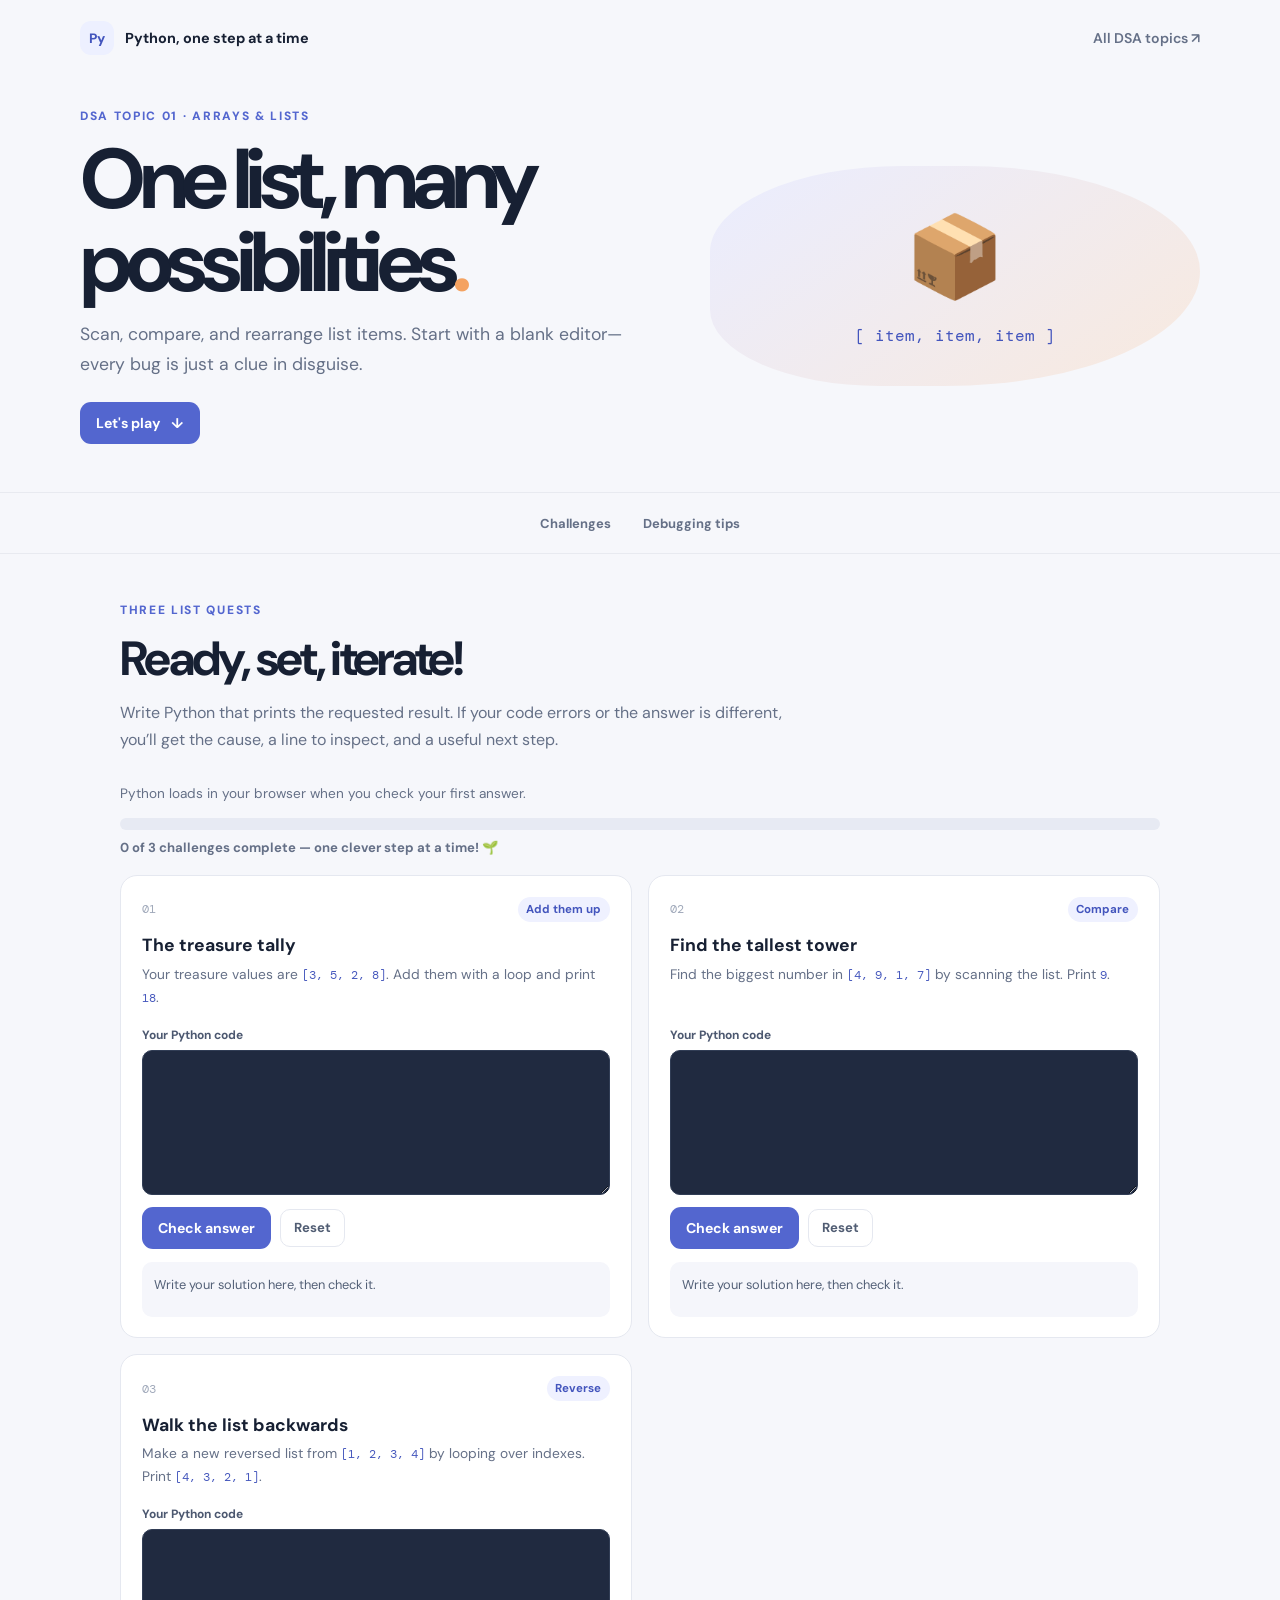
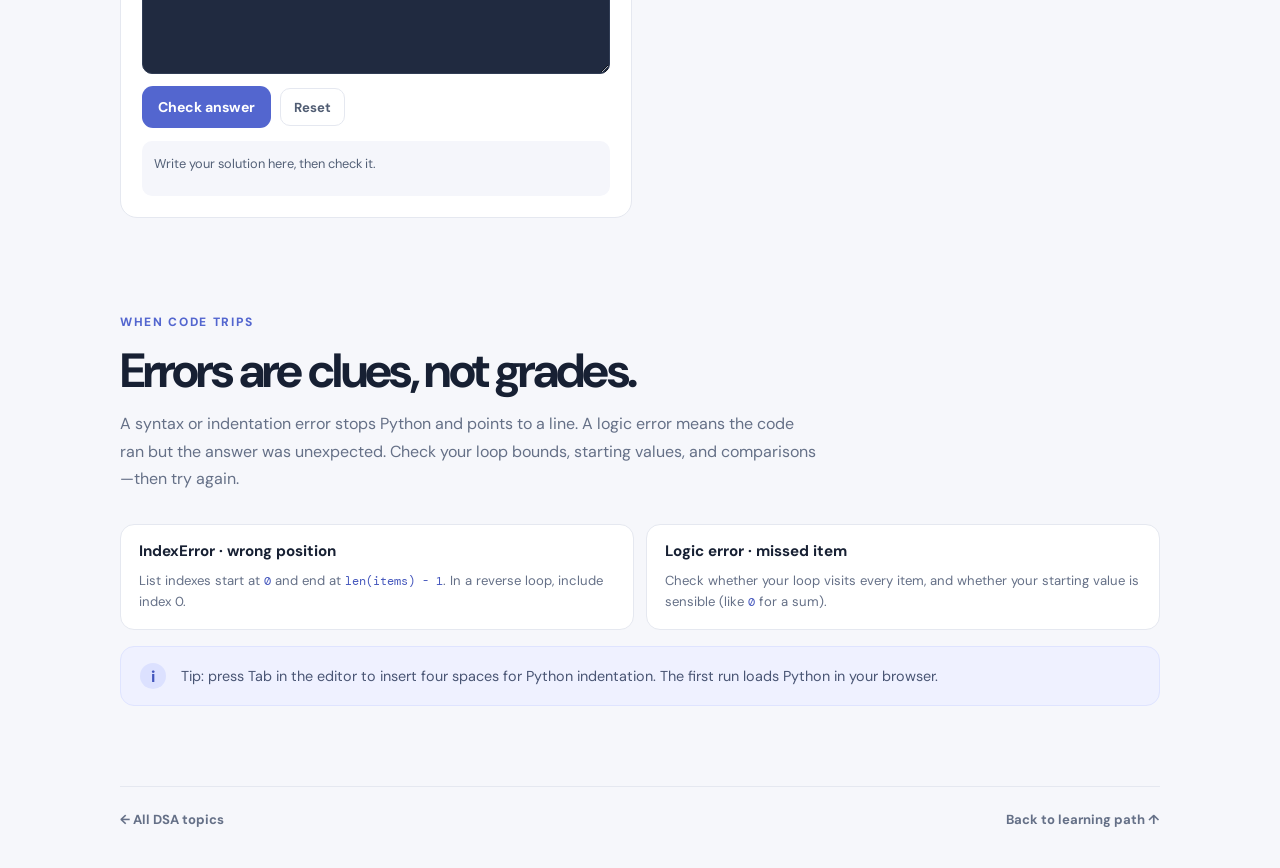
<file: dsa/arrays/index.html>
<!doctype html>
<html lang="en">
<head>
  <meta charset="utf-8">
  <meta name="viewport" content="width=device-width, initial-scale=1">
  <meta name="theme-color" content="#f6f7fb">
  <title>Arrays &amp; Lists — DSA, Python one step at a time</title>
  <link rel="stylesheet" href="../assets/style.css">
  <script src="../assets/app.js" defer></script>
</head>
<body class="topic-page" data-topic="arrays">
  <header class="topbar"><a class="brand" href="../../index.html"><span class="brand-mark">Py</span> Python, one step at a time</a><a class="back-link" href="../index.html">All DSA topics ↗</a></header>
  <main>
    <section class="hero">
      <div><p class="eyebrow">DSA topic 01 · Arrays &amp; lists</p><h1>One list, many possibilities<span class="period">.</span></h1><p class="hero-description">Scan, compare, and rearrange list items. Start with a blank editor—every bug is just a clue in disguise.</p><a class="button button-primary" href="#challenges">Let's play <span aria-hidden="true">↓</span></a></div>
      <div class="hero-art" aria-hidden="true"><span>📦</span><i>[ item, item, item ]</i></div>
    </section>
    <nav class="lesson-nav" aria-label="On this page"><a href="#challenges">Challenges</a><a href="#debugging">Debugging tips</a></nav>
    <section class="section" id="challenges">
      <div class="section-heading"><p class="eyebrow">Three list quests</p><h2>Ready, set, iterate!</h2><p>Write Python that prints the requested result. If your code errors or the answer is different, you’ll get the cause, a line to inspect, and a useful next step.</p></div>
      <p class="runtime-status" id="runtime-status" role="status" aria-live="polite">Python loads in your browser when you check your first answer.</p>
      <div class="progress-track" role="progressbar" aria-label="Challenges completed" aria-valuemin="0" aria-valuemax="3" aria-valuenow="0"><span class="progress-fill"></span></div>
      <p class="progress-label" aria-live="polite">0 of 3 challenges complete — one clever step at a time! 🌱</p>
      <div class="challenge-grid">
        <article class="challenge-card" data-expected="18" data-answer-line="1" data-hint="Start total at 0, add every number in a for loop, then print total." data-logic-cause="A list total needs to include each number once." data-logic-fix="Loop over numbers and add each value to a running total.">
          <div class="challenge-heading"><span class="challenge-number">01</span><span class="level">Add them up</span></div><h3>The treasure tally</h3><p>Your treasure values are <code>[3, 5, 2, 8]</code>. Add them with a loop and print <code>18</code>.</p>
          <label class="editor-label" for="challenge-1">Your Python code</label><textarea id="challenge-1" class="code-editor" spellcheck="false" autocapitalize="off" autocomplete="off" aria-describedby="feedback-1"></textarea>
          <div class="challenge-actions"><button class="button check-button" type="button">Check answer</button><button class="reset-button" type="button">Reset</button></div><div class="feedback" id="feedback-1" role="status" aria-live="polite">Write your solution here, then check it.</div>
        </article>
        <article class="challenge-card" data-expected="9" data-answer-line="1" data-hint="Set largest to the first number, then update it whenever you find a bigger value." data-logic-cause="The result should be the greatest item, not just the first or last item." data-logic-fix="Compare each number with largest and update largest when number > largest.">
          <div class="challenge-heading"><span class="challenge-number">02</span><span class="level">Compare</span></div><h3>Find the tallest tower</h3><p>Find the biggest number in <code>[4, 9, 1, 7]</code> by scanning the list. Print <code>9</code>.</p>
          <label class="editor-label" for="challenge-2">Your Python code</label><textarea id="challenge-2" class="code-editor" spellcheck="false" autocapitalize="off" autocomplete="off" aria-describedby="feedback-2"></textarea>
          <div class="challenge-actions"><button class="button check-button" type="button">Check answer</button><button class="reset-button" type="button">Reset</button></div><div class="feedback" id="feedback-2" role="status" aria-live="polite">Write your solution here, then check it.</div>
        </article>
        <article class="challenge-card" data-expected="[4, 3, 2, 1]" data-answer-line="1" data-hint="Loop over the valid indexes from len(numbers) - 1 down to 0 and append each item." data-logic-cause="To reverse a list, visit its indexes from the last position down to the first." data-logic-fix="Use range(len(numbers) - 1, -1, -1) and append numbers[index] to a new list.">
          <div class="challenge-heading"><span class="challenge-number">03</span><span class="level">Reverse</span></div><h3>Walk the list backwards</h3><p>Make a new reversed list from <code>[1, 2, 3, 4]</code> by looping over indexes. Print <code>[4, 3, 2, 1]</code>.</p>
          <label class="editor-label" for="challenge-3">Your Python code</label><textarea id="challenge-3" class="code-editor" spellcheck="false" autocapitalize="off" autocomplete="off" aria-describedby="feedback-3"></textarea>
          <div class="challenge-actions"><button class="button check-button" type="button">Check answer</button><button class="reset-button" type="button">Reset</button></div><div class="feedback" id="feedback-3" role="status" aria-live="polite">Write your solution here, then check it.</div>
        </article>
      </div>
      <section class="completion-banner" id="completion-banner" aria-live="polite" hidden><span class="celebration-emoji" aria-hidden="true">🎉 👏 🥳</span><h2>List legend unlocked!</h2><p>You turned a list into a playground for your ideas. Three cheers for your persistence! 🌟</p><button class="button" id="celebrate-again" type="button">Celebrate again 🎊</button><div class="confetti" aria-hidden="true"><i>🎉</i><i>✨</i><i>🎊</i><i>⭐</i><i>👏</i><i>🌟</i><i>🎈</i><i>✨</i></div></section>
    </section>
    <section class="section help-section" id="debugging"><div class="section-heading"><p class="eyebrow">When code trips</p><h2>Errors are clues, not grades.</h2><p>A syntax or indentation error stops Python and points to a line. A logic error means the code ran but the answer was unexpected. Check your loop bounds, starting values, and comparisons—then try again.</p></div><div class="error-grid"><article class="error-card"><h3>IndexError · wrong position</h3><p>List indexes start at <code>0</code> and end at <code>len(items) - 1</code>. In a reverse loop, include index 0.</p></article><article class="error-card"><h3>Logic error · missed item</h3><p>Check whether your loop visits every item, and whether your starting value is sensible (like <code>0</code> for a sum).</p></article></div><div class="tip-banner"><span class="tip-icon" aria-hidden="true">i</span><p>Tip: press Tab in the editor to insert four spaces for Python indentation. The first run loads Python in your browser.</p></div></section>
    <footer class="footer"><a href="../index.html">← All DSA topics</a><a href="../../index.html">Back to learning path ↑</a></footer>
  </main>
</body>
</html>
</file>
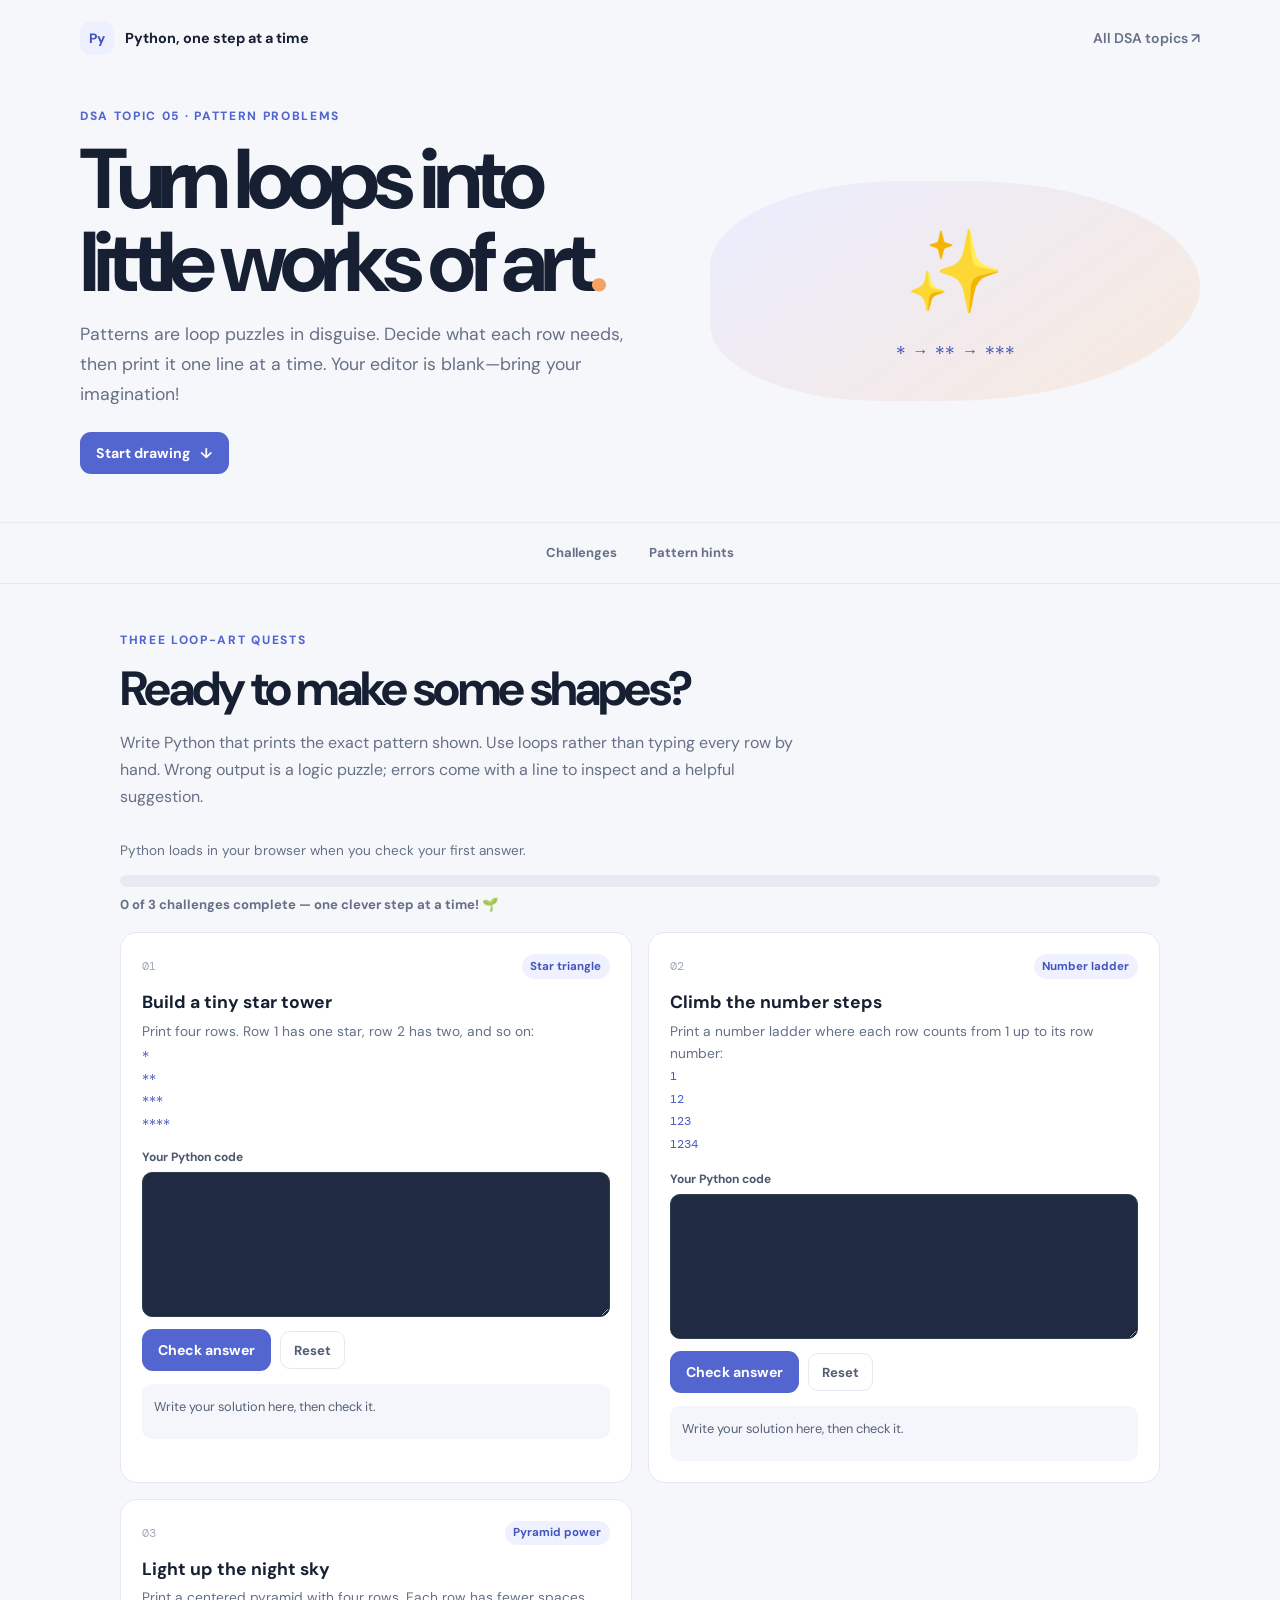
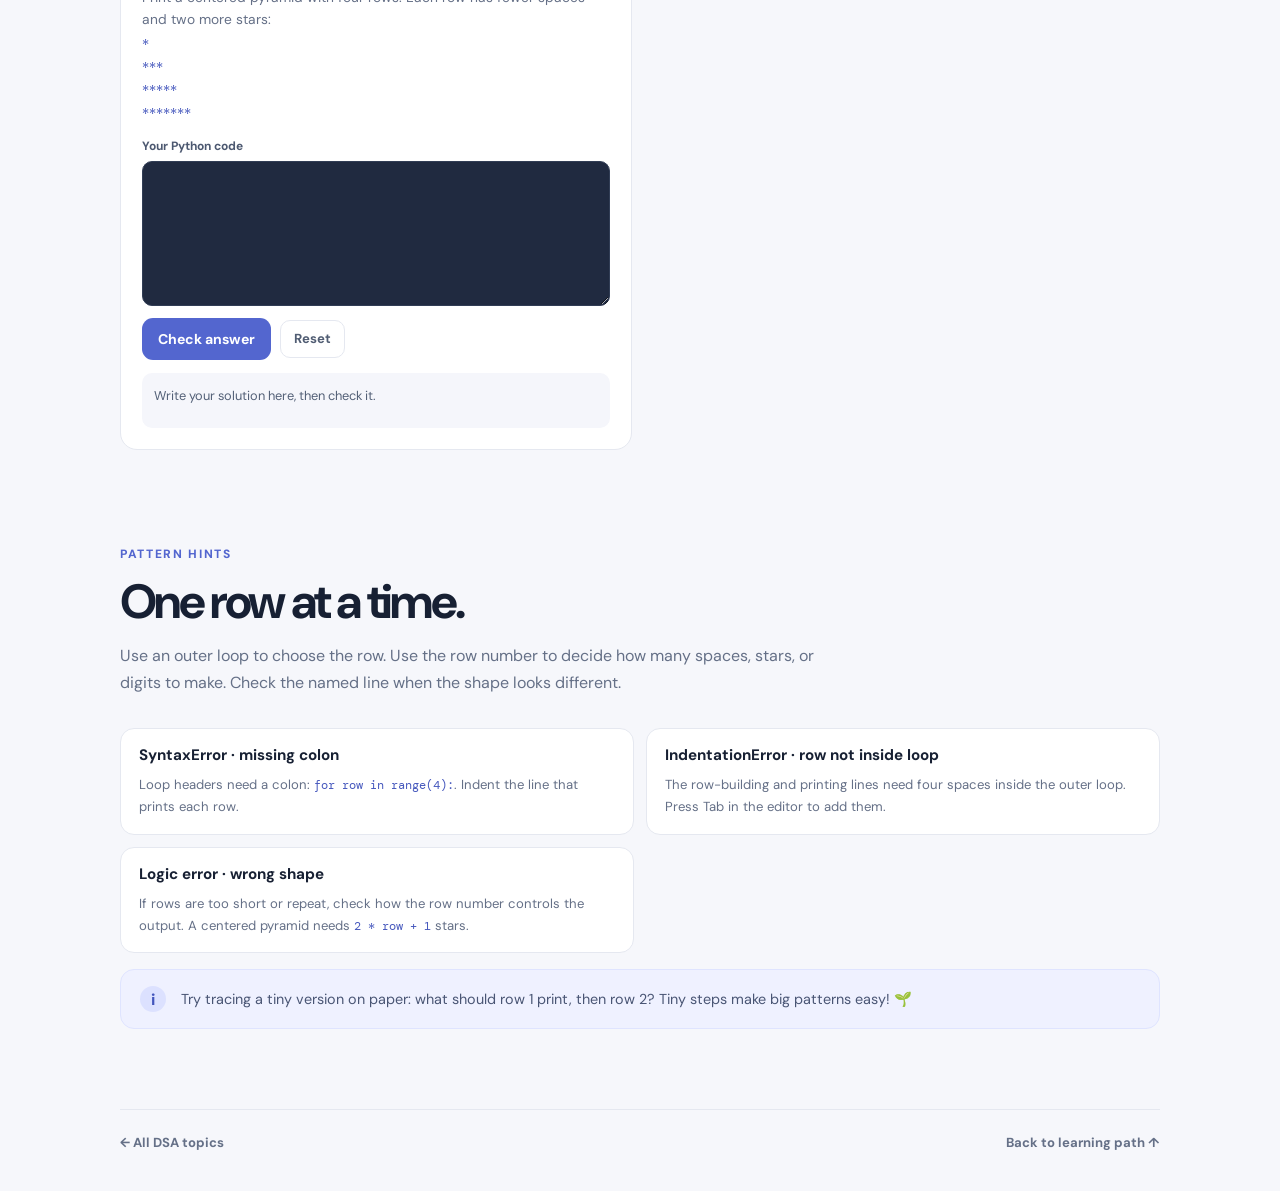
<file: dsa/patterns/index.html>
<!doctype html>
<html lang="en">
<head>
  <meta charset="utf-8">
  <meta name="viewport" content="width=device-width, initial-scale=1">
  <meta name="theme-color" content="#f6f7fb">
  <title>Pattern Problems — DSA, Python one step at a time</title>
  <link rel="stylesheet" href="../assets/style.css">
  <script src="../assets/app.js" defer></script>
</head>
<body class="topic-page" data-topic="patterns">
  <header class="topbar"><a class="brand" href="../../index.html"><span class="brand-mark">Py</span> Python, one step at a time</a><a class="back-link" href="../index.html">All DSA topics ↗</a></header>
  <main>
    <section class="hero">
      <div>
        <p class="eyebrow">DSA topic 05 · Pattern problems</p>
        <h1>Turn loops into little works of art<span class="period">.</span></h1>
        <p class="hero-description">Patterns are loop puzzles in disguise. Decide what each row needs, then print it one line at a time. Your editor is blank—bring your imagination!</p>
        <a class="button button-primary" href="#challenges">Start drawing <span aria-hidden="true">↓</span></a>
      </div>
      <div class="hero-art" aria-hidden="true"><span>✨</span><i>* → ** → ***</i></div>
    </section>

    <nav class="lesson-nav" aria-label="On this page"><a href="#challenges">Challenges</a><a href="#debugging">Pattern hints</a></nav>

    <section class="section" id="challenges">
      <div class="section-heading">
        <p class="eyebrow">Three loop-art quests</p>
        <h2>Ready to make some shapes?</h2>
        <p>Write Python that prints the exact pattern shown. Use loops rather than typing every row by hand. Wrong output is a logic puzzle; errors come with a line to inspect and a helpful suggestion.</p>
      </div>
      <p class="runtime-status" id="runtime-status" role="status" aria-live="polite">Python loads in your browser when you check your first answer.</p>
      <div class="progress-track" role="progressbar" aria-label="Challenges completed" aria-valuemin="0" aria-valuemax="3" aria-valuenow="0"><span class="progress-fill"></span></div>
      <p class="progress-label" aria-live="polite">0 of 3 challenges complete — one clever step at a time! 🌱</p>

      <div class="challenge-grid">
        <article class="challenge-card" data-expected="*|**|***|****" data-answer-line="1" data-logic-line="2" data-hint="For row in range(1, 5), print '*' repeated row times: print('*' * row)." data-logic-cause="Each new row should contain one more star than the previous row." data-logic-fix="Inside the loop, print '*' * row. Start the loop at 1 and stop before 5.">
          <div class="challenge-heading"><span class="challenge-number">01</span><span class="level">Star triangle</span></div>
          <h3>Build a tiny star tower</h3>
          <p>Print four rows. Row 1 has one star, row 2 has two, and so on:<br><code>*<br>**<br>***<br>****</code></p>
          <label class="editor-label" for="challenge-1">Your Python code</label>
          <textarea id="challenge-1" class="code-editor" spellcheck="false" autocapitalize="off" autocomplete="off" aria-describedby="feedback-1"></textarea>
          <div class="challenge-actions"><button class="button check-button" type="button">Check answer</button><button class="reset-button" type="button">Reset</button></div>
          <div class="feedback" id="feedback-1" role="status" aria-live="polite">Write your solution here, then check it.</div>
        </article>

        <article class="challenge-card" data-expected="1|12|123|1234" data-answer-line="1" data-logic-line="2" data-hint="For each row from 1 to 4, print the numbers from 1 through that row. One way is to build a string in an inner loop." data-logic-cause="Each row starts at 1 and grows by one number; the row number tells you where to stop." data-logic-fix="Use an outer loop for rows 1–4 and an inner loop from 1 through row, adding each number to a row string.">
          <div class="challenge-heading"><span class="challenge-number">02</span><span class="level">Number ladder</span></div>
          <h3>Climb the number steps</h3>
          <p>Print a number ladder where each row counts from 1 up to its row number:<br><code>1<br>12<br>123<br>1234</code></p>
          <label class="editor-label" for="challenge-2">Your Python code</label>
          <textarea id="challenge-2" class="code-editor" spellcheck="false" autocapitalize="off" autocomplete="off" aria-describedby="feedback-2"></textarea>
          <div class="challenge-actions"><button class="button check-button" type="button">Check answer</button><button class="reset-button" type="button">Reset</button></div>
          <div class="feedback" id="feedback-2" role="status" aria-live="polite">Write your solution here, then check it.</div>
        </article>

        <article class="challenge-card" data-expected="   *|  ***| *****|*******" data-answer-line="1" data-logic-line="2" data-hint="For row 0 through 3, print 3-row spaces followed by 2*row+1 stars." data-logic-cause="A centered pyramid needs fewer leading spaces and two more stars on each next row." data-logic-fix="For row in range(4), print ' ' * (3 - row) followed by '*' * (2 * row + 1).">
          <div class="challenge-heading"><span class="challenge-number">03</span><span class="level">Pyramid power</span></div>
          <h3>Light up the night sky</h3>
          <p>Print a centered pyramid with four rows. Each row has fewer spaces and two more stars:<br><code>   *<br>  ***<br> *****<br>*******</code></p>
          <label class="editor-label" for="challenge-3">Your Python code</label>
          <textarea id="challenge-3" class="code-editor" spellcheck="false" autocapitalize="off" autocomplete="off" aria-describedby="feedback-3"></textarea>
          <div class="challenge-actions"><button class="button check-button" type="button">Check answer</button><button class="reset-button" type="button">Reset</button></div>
          <div class="feedback" id="feedback-3" role="status" aria-live="polite">Write your solution here, then check it.</div>
        </article>
      </div>

      <section class="completion-banner" id="completion-banner" aria-live="polite" hidden>
        <span class="celebration-emoji" aria-hidden="true">🎉 👏 🥳</span>
        <h2>Pattern artist unlocked!</h2>
        <p>You turned loops into stars and ladders. Keep creating—your logic is shining bright! 🌟</p>
        <button class="button" id="celebrate-again" type="button">Celebrate again 🎊</button>
        <div class="confetti" aria-hidden="true"><i>🎉</i><i>✨</i><i>🎊</i><i>⭐</i><i>👏</i><i>🌟</i><i>🎈</i><i>✨</i></div>
      </section>
    </section>

    <section class="section help-section" id="debugging">
      <div class="section-heading">
        <p class="eyebrow">Pattern hints</p>
        <h2>One row at a time.</h2>
        <p>Use an outer loop to choose the row. Use the row number to decide how many spaces, stars, or digits to make. Check the named line when the shape looks different.</p>
      </div>
      <div class="error-grid">
        <article class="error-card"><h3>SyntaxError · missing colon</h3><p>Loop headers need a colon: <code>for row in range(4):</code>. Indent the line that prints each row.</p></article>
        <article class="error-card"><h3>IndentationError · row not inside loop</h3><p>The row-building and printing lines need four spaces inside the outer loop. Press Tab in the editor to add them.</p></article>
        <article class="error-card"><h3>Logic error · wrong shape</h3><p>If rows are too short or repeat, check how the row number controls the output. A centered pyramid needs <code>2 * row + 1</code> stars.</p></article>
      </div>
      <div class="tip-banner"><span class="tip-icon" aria-hidden="true">i</span><p>Try tracing a tiny version on paper: what should row 1 print, then row 2? Tiny steps make big patterns easy! 🌱</p></div>
    </section>
    <footer class="footer"><a href="../index.html">← All DSA topics</a><a href="../../index.html">Back to learning path ↑</a></footer>
  </main>
</body>
</html>
</file>
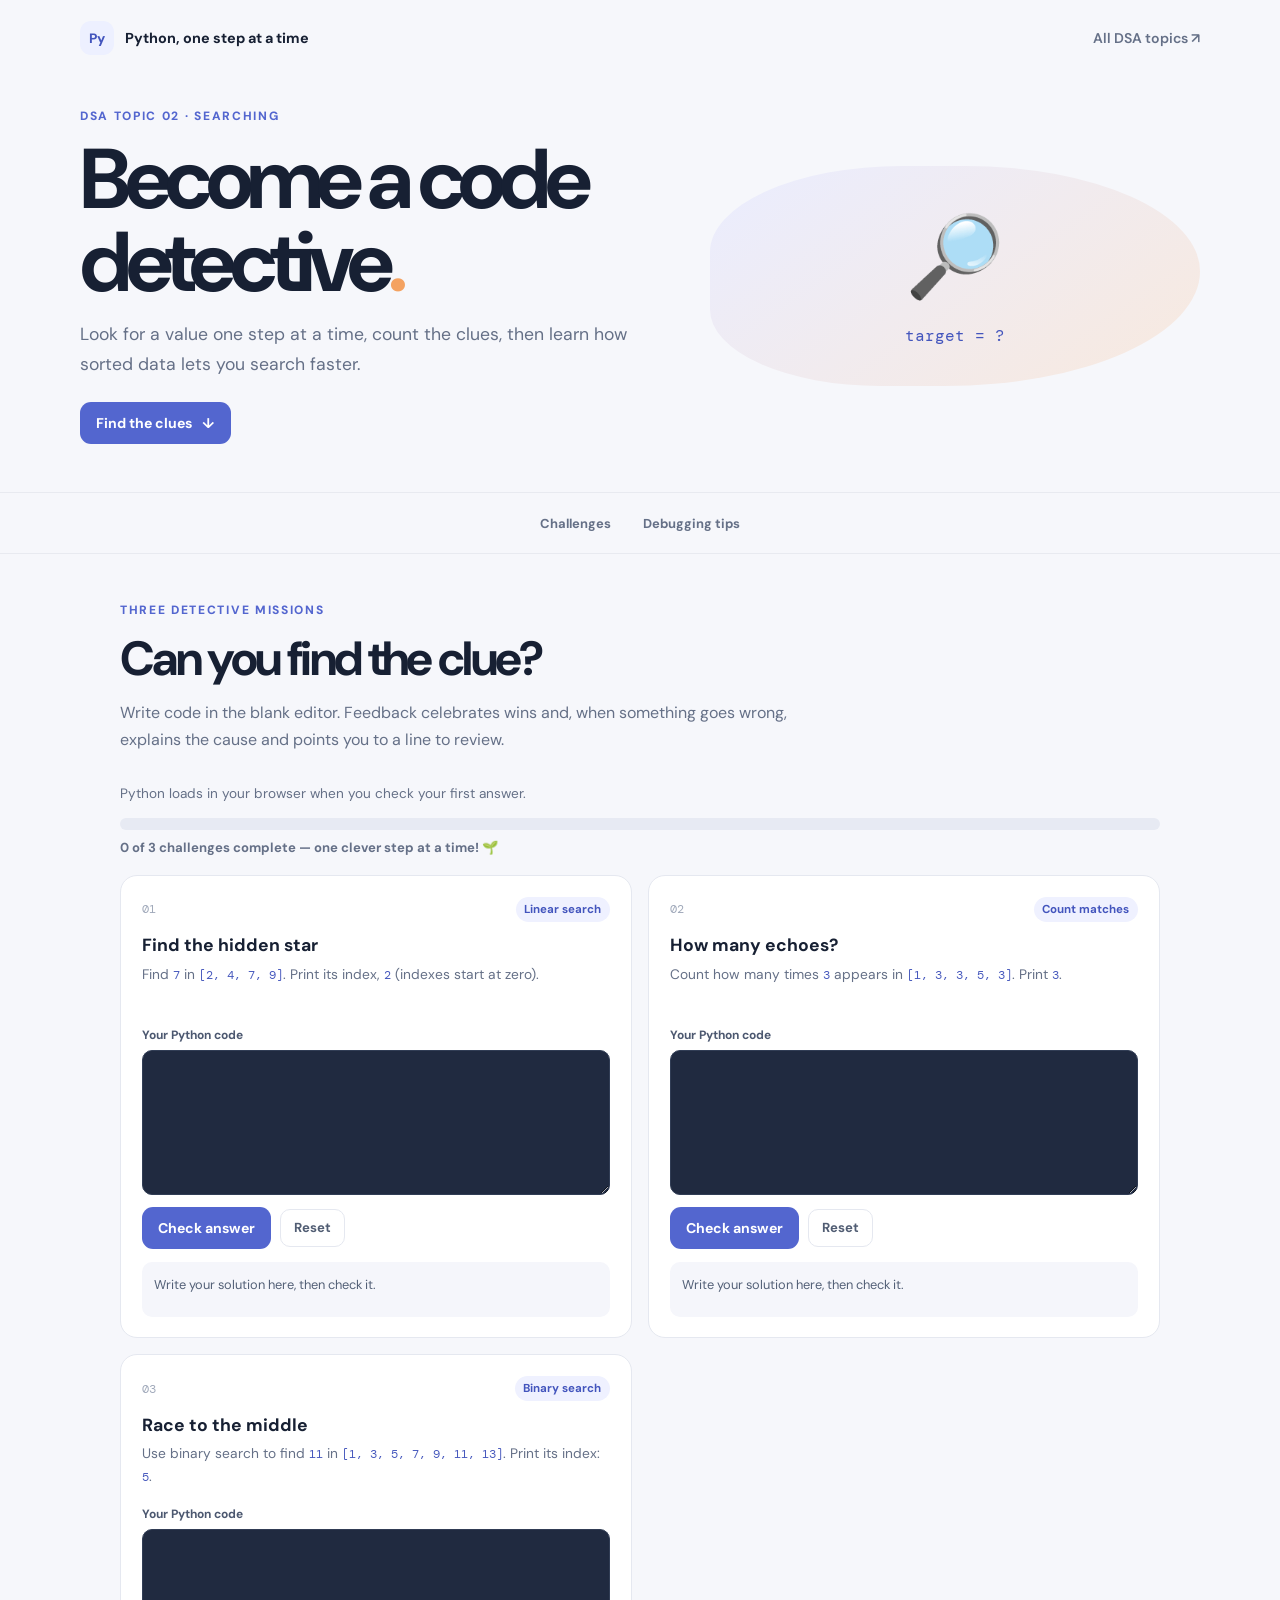
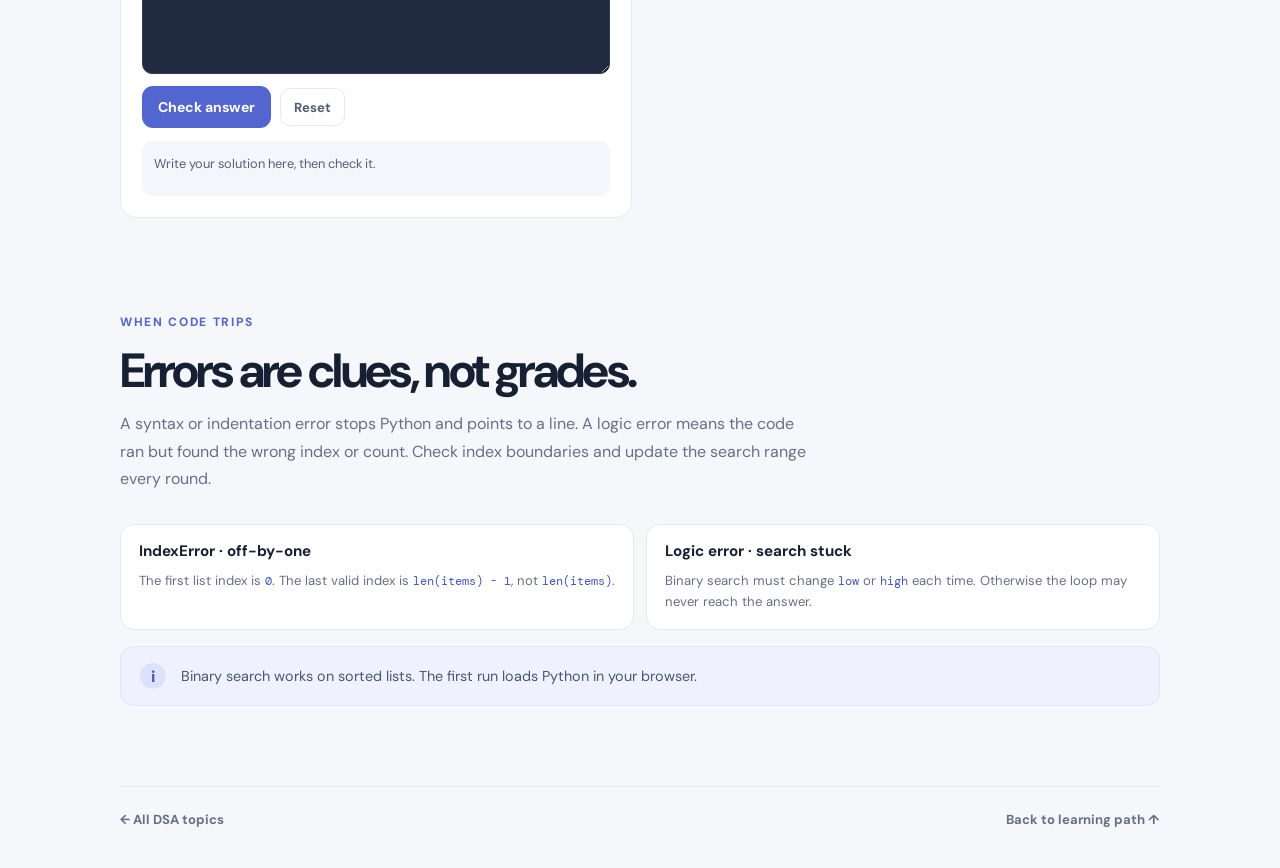
<file: dsa/searching/index.html>
<!doctype html>
<html lang="en">
<head>
  <meta charset="utf-8">
  <meta name="viewport" content="width=device-width, initial-scale=1">
  <meta name="theme-color" content="#f6f7fb">
  <title>Searching — DSA, Python one step at a time</title>
  <link rel="stylesheet" href="../assets/style.css">
  <script src="../assets/app.js" defer></script>
</head>
<body class="topic-page" data-topic="searching">
  <header class="topbar"><a class="brand" href="../../index.html"><span class="brand-mark">Py</span> Python, one step at a time</a><a class="back-link" href="../index.html">All DSA topics ↗</a></header>
  <main>
    <section class="hero">
      <div><p class="eyebrow">DSA topic 02 · Searching</p><h1>Become a code detective<span class="period">.</span></h1><p class="hero-description">Look for a value one step at a time, count the clues, then learn how sorted data lets you search faster.</p><a class="button button-primary" href="#challenges">Find the clues <span aria-hidden="true">↓</span></a></div>
      <div class="hero-art" aria-hidden="true"><span>🔎</span><i>target = ?</i></div>
    </section>
    <nav class="lesson-nav" aria-label="On this page"><a href="#challenges">Challenges</a><a href="#debugging">Debugging tips</a></nav>
    <section class="section" id="challenges">
      <div class="section-heading"><p class="eyebrow">Three detective missions</p><h2>Can you find the clue?</h2><p>Write code in the blank editor. Feedback celebrates wins and, when something goes wrong, explains the cause and points you to a line to review.</p></div>
      <p class="runtime-status" id="runtime-status" role="status" aria-live="polite">Python loads in your browser when you check your first answer.</p>
      <div class="progress-track" role="progressbar" aria-label="Challenges completed" aria-valuemin="0" aria-valuemax="3" aria-valuenow="0"><span class="progress-fill"></span></div>
      <p class="progress-label" aria-live="polite">0 of 3 challenges complete — one clever step at a time! 🌱</p>
      <div class="challenge-grid">
        <article class="challenge-card" data-expected="2" data-answer-line="1" data-hint="Loop through the list with enumerate and print the index when the value equals target." data-logic-cause="Python list indexes start at 0, so the third item has index 2." data-logic-fix="Use enumerate(numbers) and print(index) when number == target.">
          <div class="challenge-heading"><span class="challenge-number">01</span><span class="level">Linear search</span></div><h3>Find the hidden star</h3><p>Find <code>7</code> in <code>[2, 4, 7, 9]</code>. Print its index, <code>2</code> (indexes start at zero).</p>
          <label class="editor-label" for="challenge-1">Your Python code</label><textarea id="challenge-1" class="code-editor" spellcheck="false" autocapitalize="off" autocomplete="off" aria-describedby="feedback-1"></textarea>
          <div class="challenge-actions"><button class="button check-button" type="button">Check answer</button><button class="reset-button" type="button">Reset</button></div><div class="feedback" id="feedback-1" role="status" aria-live="polite">Write your solution here, then check it.</div>
        </article>
        <article class="challenge-card" data-expected="3" data-answer-line="1" data-hint="Start a counter at 0, loop over the numbers, and add 1 whenever number == target." data-logic-cause="Count every matching value, not just the first one." data-logic-fix="Do not stop after the first match; increase count for each matching item.">
          <div class="challenge-heading"><span class="challenge-number">02</span><span class="level">Count matches</span></div><h3>How many echoes?</h3><p>Count how many times <code>3</code> appears in <code>[1, 3, 3, 5, 3]</code>. Print <code>3</code>.</p>
          <label class="editor-label" for="challenge-2">Your Python code</label><textarea id="challenge-2" class="code-editor" spellcheck="false" autocapitalize="off" autocomplete="off" aria-describedby="feedback-2"></textarea>
          <div class="challenge-actions"><button class="button check-button" type="button">Check answer</button><button class="reset-button" type="button">Reset</button></div><div class="feedback" id="feedback-2" role="status" aria-live="polite">Write your solution here, then check it.</div>
        </article>
        <article class="challenge-card" data-expected="5" data-answer-line="1" data-hint="Set low = 0 and high = len(numbers) - 1. Check the middle; move low or high based on its value." data-logic-cause="Binary search must shrink the search range after each middle check and compare the middle value with the target." data-logic-fix="If numbers[mid] is too small, set low = mid + 1; if too large, set high = mid - 1.">
          <div class="challenge-heading"><span class="challenge-number">03</span><span class="level">Binary search</span></div><h3>Race to the middle</h3><p>Use binary search to find <code>11</code> in <code>[1, 3, 5, 7, 9, 11, 13]</code>. Print its index: <code>5</code>.</p>
          <label class="editor-label" for="challenge-3">Your Python code</label><textarea id="challenge-3" class="code-editor" spellcheck="false" autocapitalize="off" autocomplete="off" aria-describedby="feedback-3"></textarea>
          <div class="challenge-actions"><button class="button check-button" type="button">Check answer</button><button class="reset-button" type="button">Reset</button></div><div class="feedback" id="feedback-3" role="status" aria-live="polite">Write your solution here, then check it.</div>
        </article>
      </div>
      <section class="completion-banner" id="completion-banner" aria-live="polite" hidden><span class="celebration-emoji" aria-hidden="true">🎉 👏 🥳</span><h2>Case closed, detective!</h2><p>You followed the clues and found every target. Your search skills are leveling up! 🌟</p><button class="button" id="celebrate-again" type="button">Celebrate again 🎊</button><div class="confetti" aria-hidden="true"><i>🎉</i><i>✨</i><i>🎊</i><i>⭐</i><i>👏</i><i>🌟</i><i>🎈</i><i>✨</i></div></section>
    </section>
    <section class="section help-section" id="debugging"><div class="section-heading"><p class="eyebrow">When code trips</p><h2>Errors are clues, not grades.</h2><p>A syntax or indentation error stops Python and points to a line. A logic error means the code ran but found the wrong index or count. Check index boundaries and update the search range every round.</p></div><div class="error-grid"><article class="error-card"><h3>IndexError · off-by-one</h3><p>The first list index is <code>0</code>. The last valid index is <code>len(items) - 1</code>, not <code>len(items)</code>.</p></article><article class="error-card"><h3>Logic error · search stuck</h3><p>Binary search must change <code>low</code> or <code>high</code> each time. Otherwise the loop may never reach the answer.</p></article></div><div class="tip-banner"><span class="tip-icon" aria-hidden="true">i</span><p>Binary search works on sorted lists. The first run loads Python in your browser.</p></div></section>
    <footer class="footer"><a href="../index.html">← All DSA topics</a><a href="../../index.html">Back to learning path ↑</a></footer>
  </main>
</body>
</html>
</file>
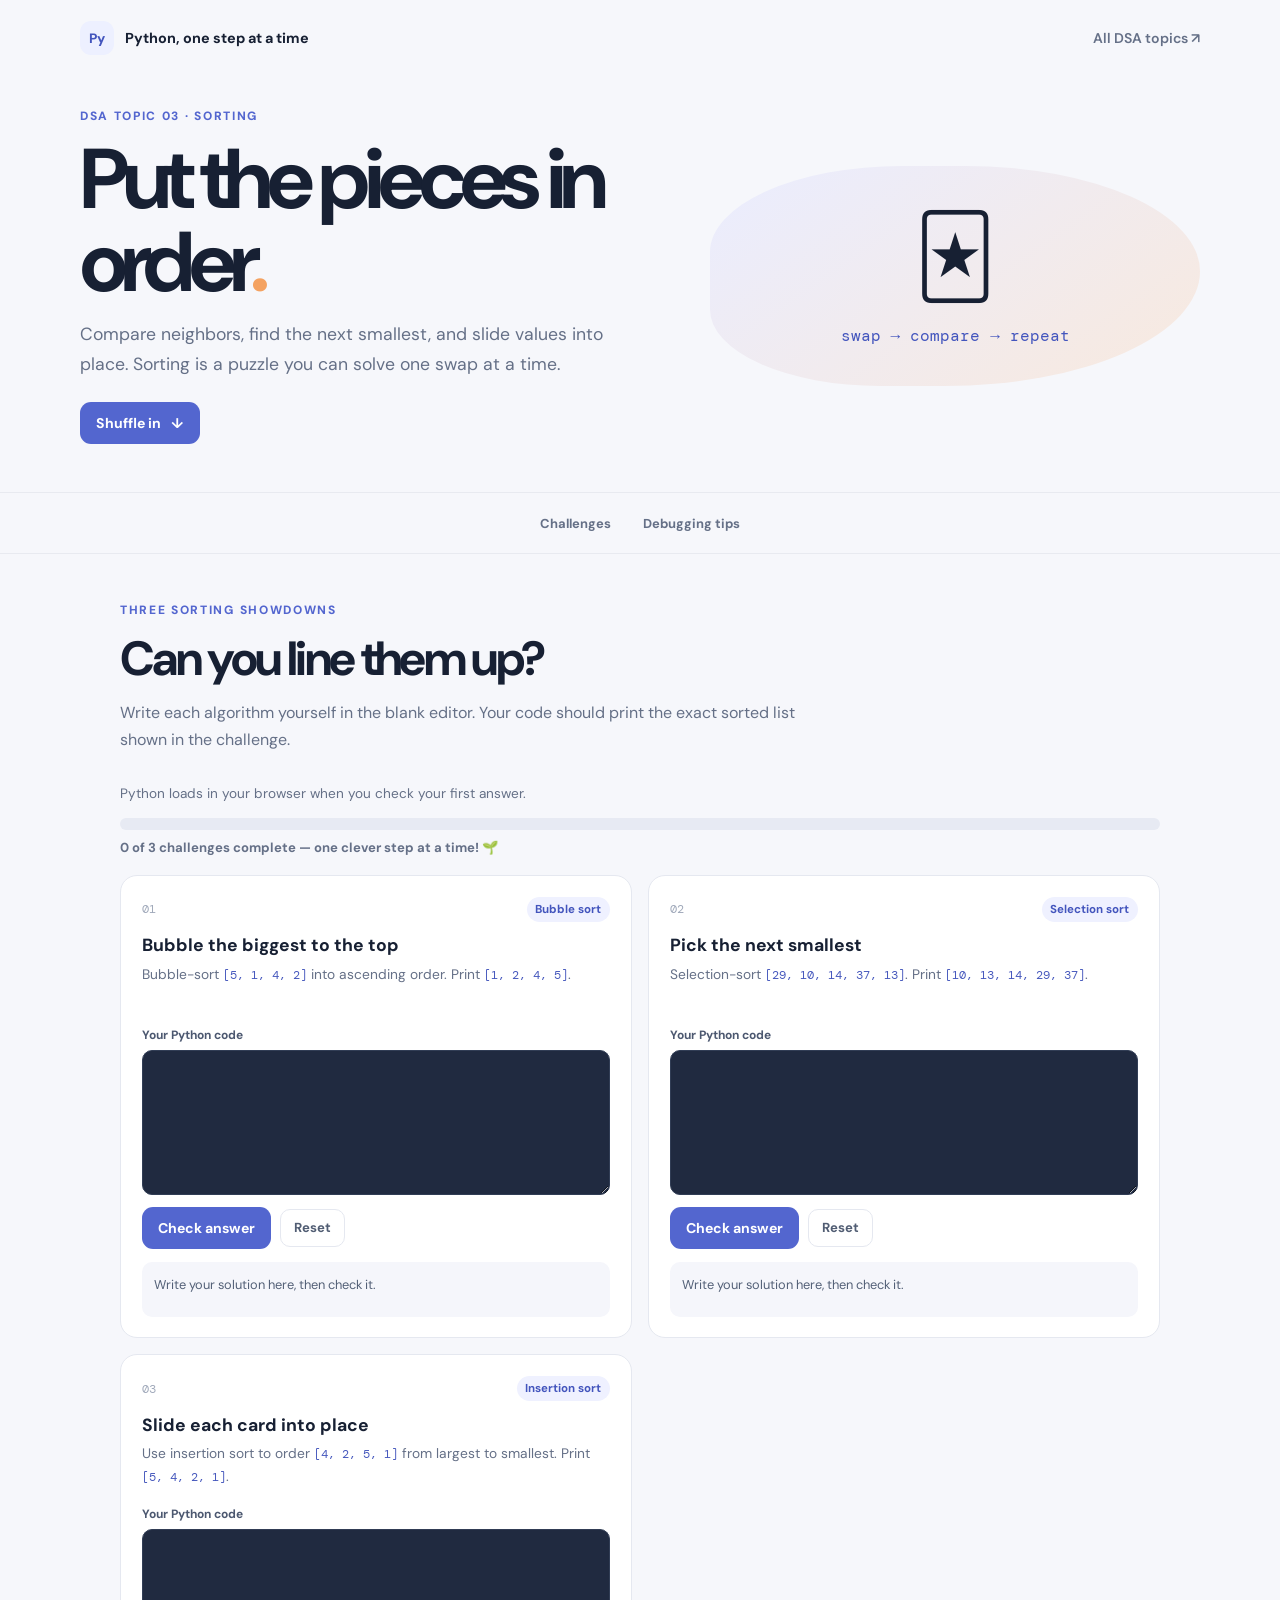
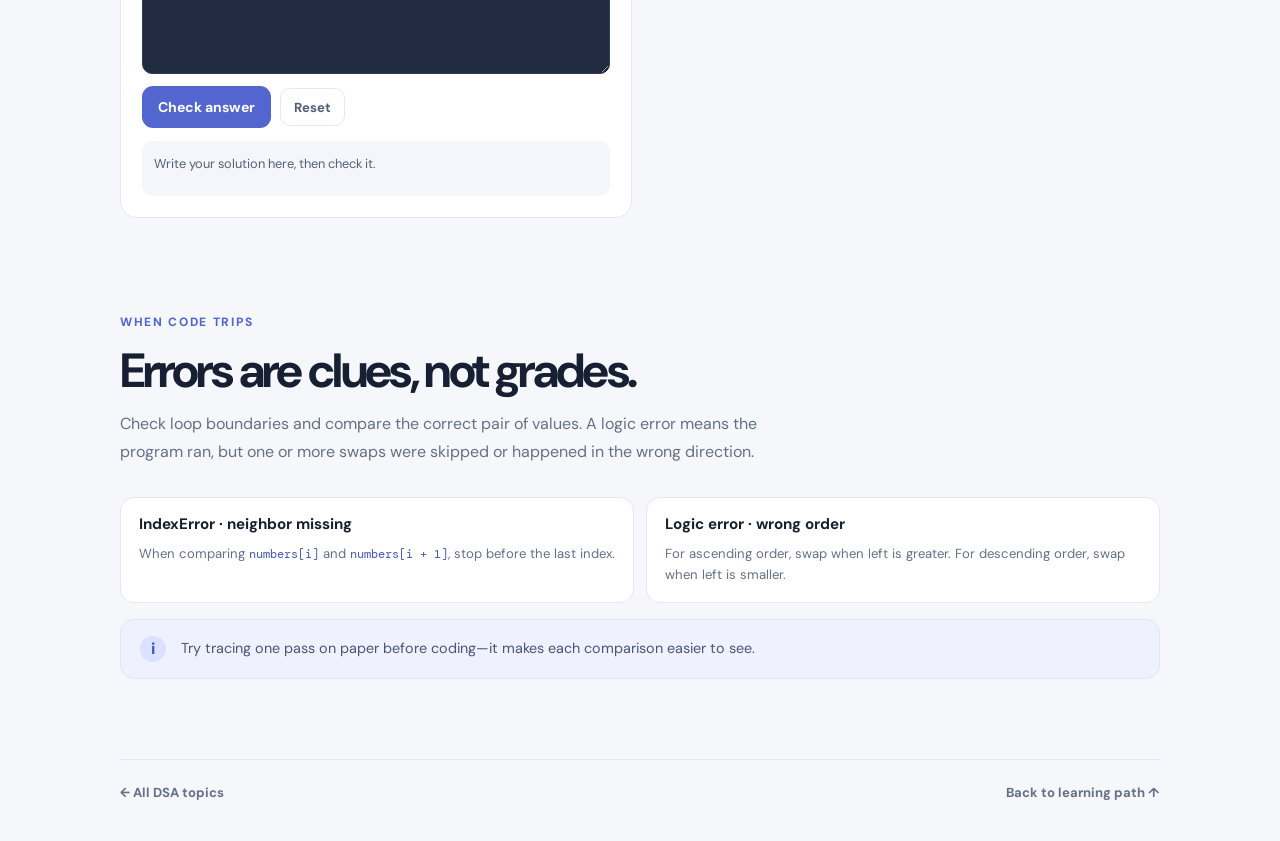
<file: dsa/sorting/index.html>
<!doctype html>
<html lang="en">
<head>
  <meta charset="utf-8">
  <meta name="viewport" content="width=device-width, initial-scale=1">
  <meta name="theme-color" content="#f6f7fb">
  <title>Sorting — DSA, Python one step at a time</title>
  <link rel="stylesheet" href="../assets/style.css">
  <script src="../assets/app.js" defer></script>
</head>
<body class="topic-page" data-topic="sorting">
  <header class="topbar"><a class="brand" href="../../index.html"><span class="brand-mark">Py</span> Python, one step at a time</a><a class="back-link" href="../index.html">All DSA topics ↗</a></header>
  <main>
    <section class="hero">
      <div><p class="eyebrow">DSA topic 03 · Sorting</p><h1>Put the pieces in order<span class="period">.</span></h1><p class="hero-description">Compare neighbors, find the next smallest, and slide values into place. Sorting is a puzzle you can solve one swap at a time.</p><a class="button button-primary" href="#challenges">Shuffle in <span aria-hidden="true">↓</span></a></div>
      <div class="hero-art" aria-hidden="true"><span>🃏</span><i>swap → compare → repeat</i></div>
    </section>
    <nav class="lesson-nav" aria-label="On this page"><a href="#challenges">Challenges</a><a href="#debugging">Debugging tips</a></nav>
    <section class="section" id="challenges">
      <div class="section-heading"><p class="eyebrow">Three sorting showdowns</p><h2>Can you line them up?</h2><p>Write each algorithm yourself in the blank editor. Your code should print the exact sorted list shown in the challenge.</p></div>
      <p class="runtime-status" id="runtime-status" role="status" aria-live="polite">Python loads in your browser when you check your first answer.</p>
      <div class="progress-track" role="progressbar" aria-label="Challenges completed" aria-valuemin="0" aria-valuemax="3" aria-valuenow="0"><span class="progress-fill"></span></div>
      <p class="progress-label" aria-live="polite">0 of 3 challenges complete — one clever step at a time! 🌱</p>
      <div class="challenge-grid">
        <article class="challenge-card" data-expected="[1, 2, 4, 5]" data-answer-line="1" data-hint="Compare neighboring values in nested loops; swap them when the left value is bigger." data-logic-cause="Bubble sort moves larger values right by swapping out-of-order neighbors." data-logic-fix="If numbers[j] > numbers[j + 1], swap those two values. Repeat enough passes.">
          <div class="challenge-heading"><span class="challenge-number">01</span><span class="level">Bubble sort</span></div><h3>Bubble the biggest to the top</h3><p>Bubble-sort <code>[5, 1, 4, 2]</code> into ascending order. Print <code>[1, 2, 4, 5]</code>.</p>
          <label class="editor-label" for="challenge-1">Your Python code</label><textarea id="challenge-1" class="code-editor" spellcheck="false" autocapitalize="off" autocomplete="off" aria-describedby="feedback-1"></textarea>
          <div class="challenge-actions"><button class="button check-button" type="button">Check answer</button><button class="reset-button" type="button">Reset</button></div><div class="feedback" id="feedback-1" role="status" aria-live="polite">Write your solution here, then check it.</div>
        </article>
        <article class="challenge-card" data-expected="[10, 13, 14, 29, 37]" data-answer-line="1" data-hint="For each position, find the smallest value in the unsorted part and swap it into that position." data-logic-cause="Selection sort should place the smallest remaining value at the next open position." data-logic-fix="Track the index of the smallest value in the remaining list, then swap it with numbers[i].">
          <div class="challenge-heading"><span class="challenge-number">02</span><span class="level">Selection sort</span></div><h3>Pick the next smallest</h3><p>Selection-sort <code>[29, 10, 14, 37, 13]</code>. Print <code>[10, 13, 14, 29, 37]</code>.</p>
          <label class="editor-label" for="challenge-2">Your Python code</label><textarea id="challenge-2" class="code-editor" spellcheck="false" autocapitalize="off" autocomplete="off" aria-describedby="feedback-2"></textarea>
          <div class="challenge-actions"><button class="button check-button" type="button">Check answer</button><button class="reset-button" type="button">Reset</button></div><div class="feedback" id="feedback-2" role="status" aria-live="polite">Write your solution here, then check it.</div>
        </article>
        <article class="challenge-card" data-expected="[5, 4, 2, 1]" data-answer-line="1" data-hint="Build a sorted list one number at a time. Shift smaller values right until the current number fits." data-logic-cause="Insertion sort keeps the processed part ordered and inserts each next value into its right place." data-logic-fix="Save the current value, shift larger sorted values right, then place the saved value in the gap.">
          <div class="challenge-heading"><span class="challenge-number">03</span><span class="level">Insertion sort</span></div><h3>Slide each card into place</h3><p>Use insertion sort to order <code>[4, 2, 5, 1]</code> from largest to smallest. Print <code>[5, 4, 2, 1]</code>.</p>
          <label class="editor-label" for="challenge-3">Your Python code</label><textarea id="challenge-3" class="code-editor" spellcheck="false" autocapitalize="off" autocomplete="off" aria-describedby="feedback-3"></textarea>
          <div class="challenge-actions"><button class="button check-button" type="button">Check answer</button><button class="reset-button" type="button">Reset</button></div><div class="feedback" id="feedback-3" role="status" aria-live="polite">Write your solution here, then check it.</div>
        </article>
      </div>
      <section class="completion-banner" id="completion-banner" aria-live="polite" hidden><span class="celebration-emoji" aria-hidden="true">🎉 👏 🥳</span><h2>Sorting superstar!</h2><p>You compared, swapped, and stayed patient until everything clicked into place. Fantastic work! 🌟</p><button class="button" id="celebrate-again" type="button">Celebrate again 🎊</button><div class="confetti" aria-hidden="true"><i>🎉</i><i>✨</i><i>🎊</i><i>⭐</i><i>👏</i><i>🌟</i><i>🎈</i><i>✨</i></div></section>
    </section>
    <section class="section help-section" id="debugging"><div class="section-heading"><p class="eyebrow">When code trips</p><h2>Errors are clues, not grades.</h2><p>Check loop boundaries and compare the correct pair of values. A logic error means the program ran, but one or more swaps were skipped or happened in the wrong direction.</p></div><div class="error-grid"><article class="error-card"><h3>IndexError · neighbor missing</h3><p>When comparing <code>numbers[i]</code> and <code>numbers[i + 1]</code>, stop before the last index.</p></article><article class="error-card"><h3>Logic error · wrong order</h3><p>For ascending order, swap when left is greater. For descending order, swap when left is smaller.</p></article></div><div class="tip-banner"><span class="tip-icon" aria-hidden="true">i</span><p>Try tracing one pass on paper before coding—it makes each comparison easier to see.</p></div></section>
    <footer class="footer"><a href="../index.html">← All DSA topics</a><a href="../../index.html">Back to learning path ↑</a></footer>
  </main>
</body>
</html>
</file>
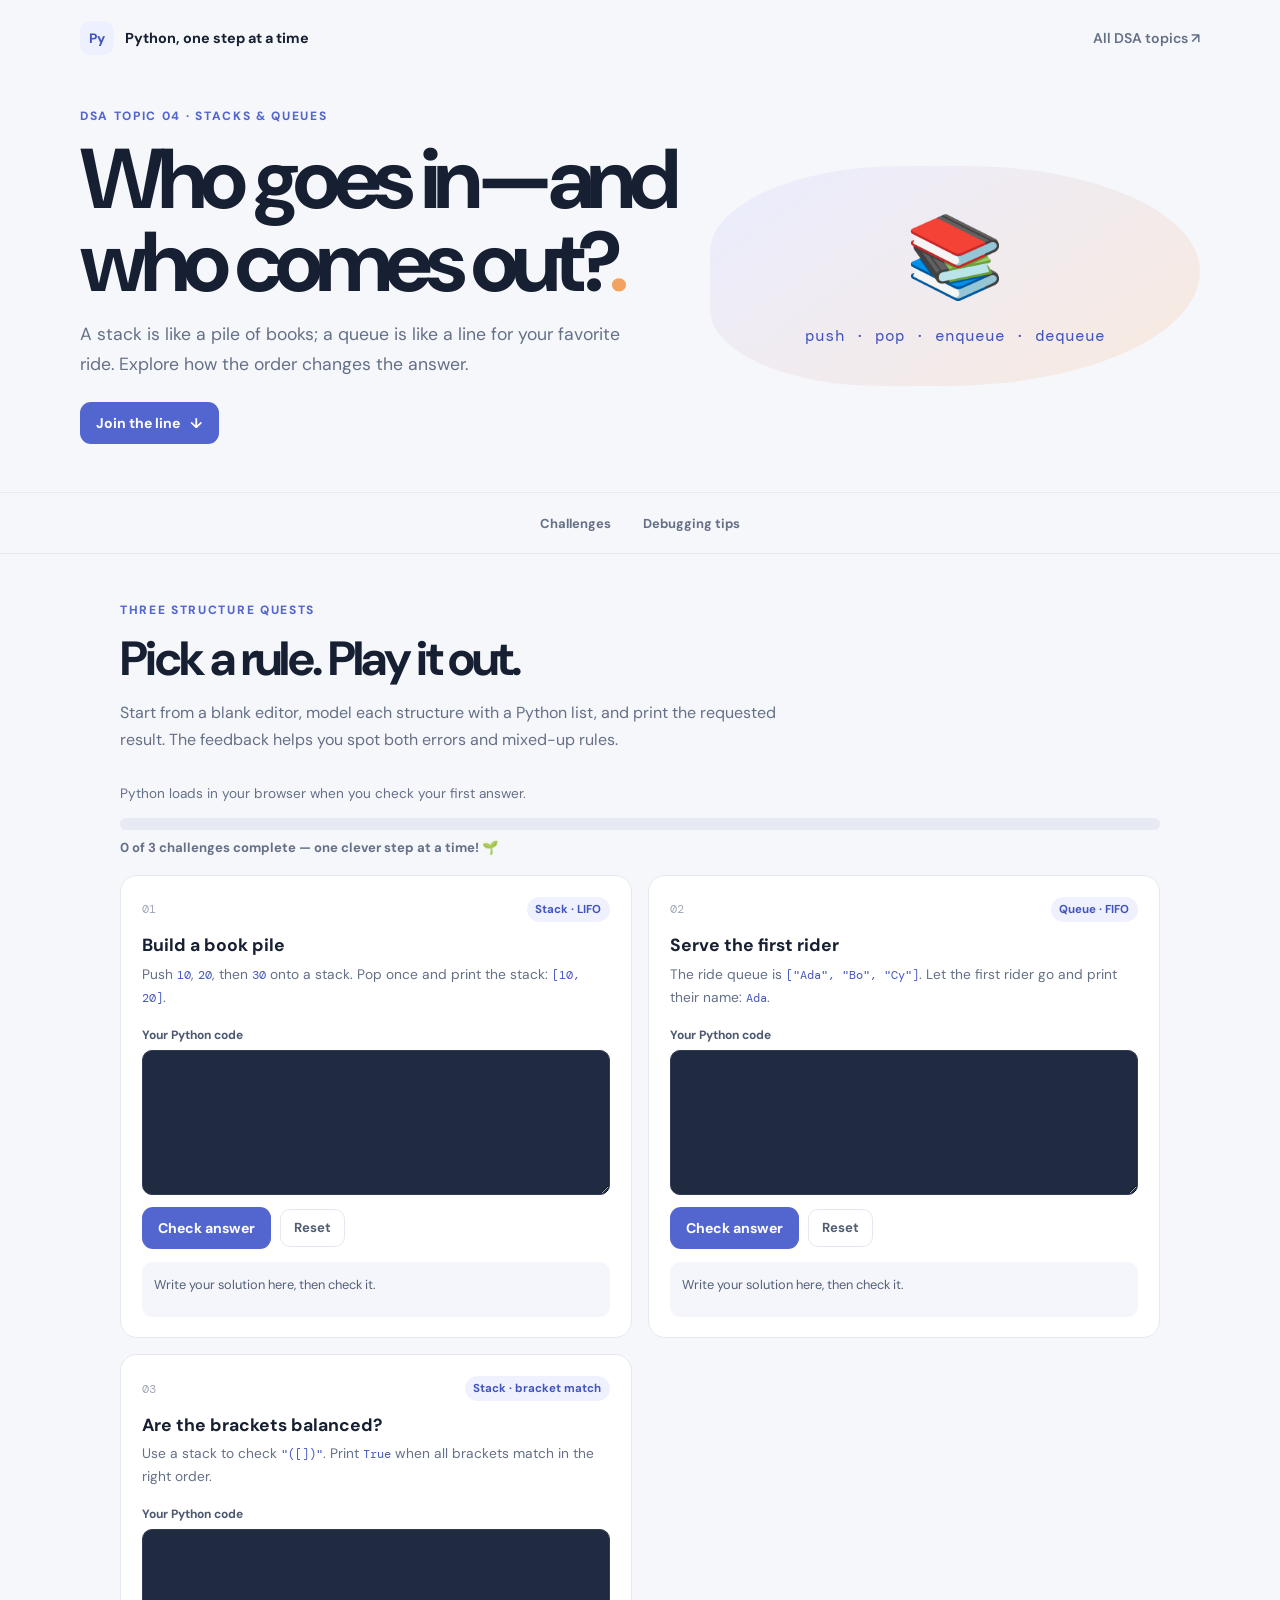
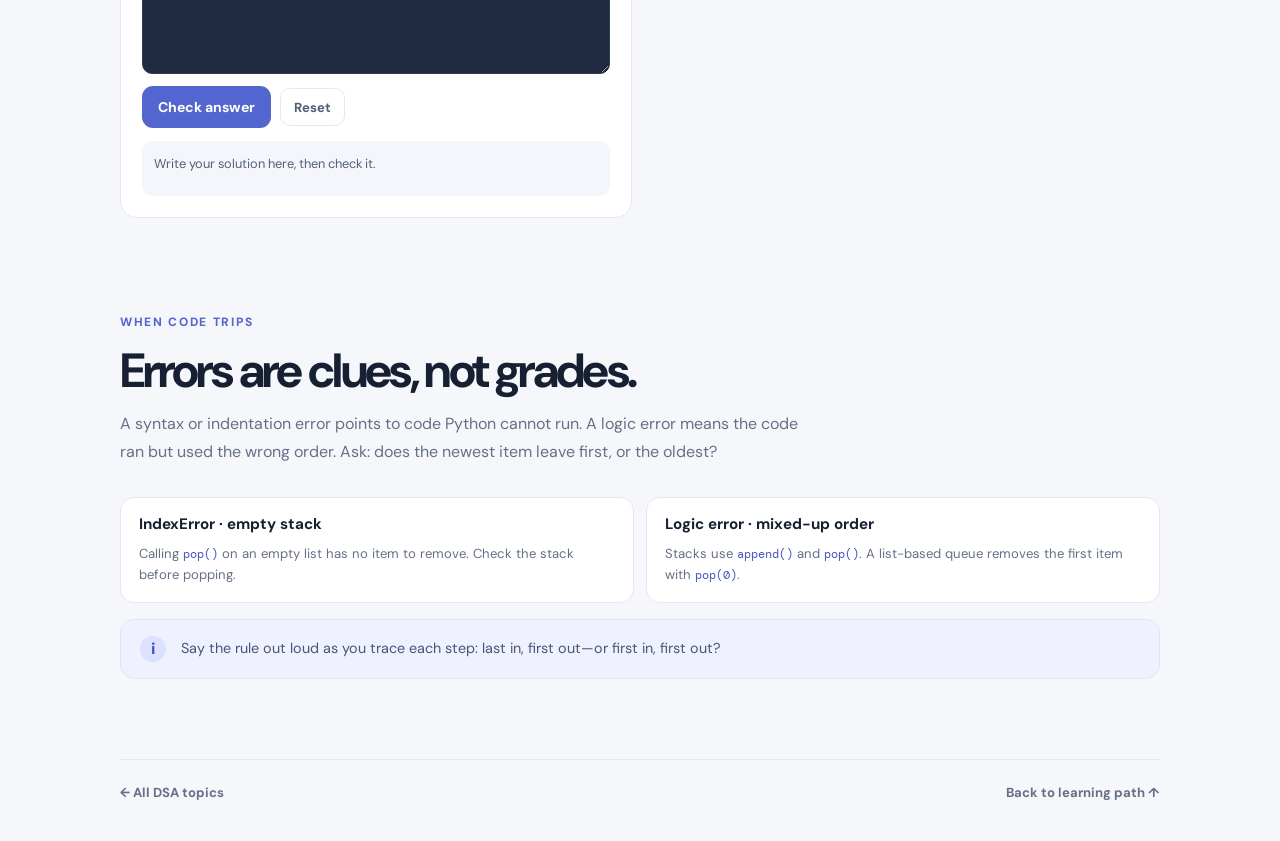
<file: dsa/stacks-queues/index.html>
<!doctype html>
<html lang="en">
<head>
  <meta charset="utf-8">
  <meta name="viewport" content="width=device-width, initial-scale=1">
  <meta name="theme-color" content="#f6f7fb">
  <title>Stacks &amp; Queues — DSA, Python one step at a time</title>
  <link rel="stylesheet" href="../assets/style.css">
  <script src="../assets/app.js" defer></script>
</head>
<body class="topic-page" data-topic="stacks and queues">
  <header class="topbar"><a class="brand" href="../../index.html"><span class="brand-mark">Py</span> Python, one step at a time</a><a class="back-link" href="../index.html">All DSA topics ↗</a></header>
  <main>
    <section class="hero">
      <div><p class="eyebrow">DSA topic 04 · Stacks &amp; queues</p><h1>Who goes in—and who comes out?<span class="period">.</span></h1><p class="hero-description">A stack is like a pile of books; a queue is like a line for your favorite ride. Explore how the order changes the answer.</p><a class="button button-primary" href="#challenges">Join the line <span aria-hidden="true">↓</span></a></div>
      <div class="hero-art" aria-hidden="true"><span>📚</span><i>push · pop · enqueue · dequeue</i></div>
    </section>
    <nav class="lesson-nav" aria-label="On this page"><a href="#challenges">Challenges</a><a href="#debugging">Debugging tips</a></nav>
    <section class="section" id="challenges">
      <div class="section-heading"><p class="eyebrow">Three structure quests</p><h2>Pick a rule. Play it out.</h2><p>Start from a blank editor, model each structure with a Python list, and print the requested result. The feedback helps you spot both errors and mixed-up rules.</p></div>
      <p class="runtime-status" id="runtime-status" role="status" aria-live="polite">Python loads in your browser when you check your first answer.</p>
      <div class="progress-track" role="progressbar" aria-label="Challenges completed" aria-valuemin="0" aria-valuemax="3" aria-valuenow="0"><span class="progress-fill"></span></div>
      <p class="progress-label" aria-live="polite">0 of 3 challenges complete — one clever step at a time! 🌱</p>
      <div class="challenge-grid">
        <article class="challenge-card" data-expected="[10, 20]" data-answer-line="1" data-hint="Append 10, append 20, append 30, then pop once. Print the remaining stack." data-logic-cause="A stack is last-in, first-out, so pop removes the most recently added item." data-logic-fix="Use stack.append(value) to push and stack.pop() to remove the top item.">
          <div class="challenge-heading"><span class="challenge-number">01</span><span class="level">Stack · LIFO</span></div><h3>Build a book pile</h3><p>Push <code>10</code>, <code>20</code>, then <code>30</code> onto a stack. Pop once and print the stack: <code>[10, 20]</code>.</p>
          <label class="editor-label" for="challenge-1">Your Python code</label><textarea id="challenge-1" class="code-editor" spellcheck="false" autocapitalize="off" autocomplete="off" aria-describedby="feedback-1"></textarea>
          <div class="challenge-actions"><button class="button check-button" type="button">Check answer</button><button class="reset-button" type="button">Reset</button></div><div class="feedback" id="feedback-1" role="status" aria-live="polite">Write your solution here, then check it.</div>
        </article>
        <article class="challenge-card" data-expected="Ada" data-answer-line="1" data-hint="A queue serves the first person who joined. Remove and print the item at index 0." data-logic-cause="A queue is first-in, first-out, so Ada is served before Bo and Cy." data-logic-fix="Use queue.pop(0) to remove the person at the front of this list-based queue.">
          <div class="challenge-heading"><span class="challenge-number">02</span><span class="level">Queue · FIFO</span></div><h3>Serve the first rider</h3><p>The ride queue is <code>["Ada", "Bo", "Cy"]</code>. Let the first rider go and print their name: <code>Ada</code>.</p>
          <label class="editor-label" for="challenge-2">Your Python code</label><textarea id="challenge-2" class="code-editor" spellcheck="false" autocapitalize="off" autocomplete="off" aria-describedby="feedback-2"></textarea>
          <div class="challenge-actions"><button class="button check-button" type="button">Check answer</button><button class="reset-button" type="button">Reset</button></div><div class="feedback" id="feedback-2" role="status" aria-live="polite">Write your solution here, then check it.</div>
        </article>
        <article class="challenge-card" data-expected="True" data-answer-line="1" data-hint="Push opening brackets onto a stack. For each closing bracket, check and remove the matching opener." data-logic-cause="A closing bracket must match the most recently opened bracket; leftover open brackets make the string unbalanced." data-logic-fix="Use a stack: append opening brackets, pop and compare for closing brackets, then check the stack is empty.">
          <div class="challenge-heading"><span class="challenge-number">03</span><span class="level">Stack · bracket match</span></div><h3>Are the brackets balanced?</h3><p>Use a stack to check <code>"([])"</code>. Print <code>True</code> when all brackets match in the right order.</p>
          <label class="editor-label" for="challenge-3">Your Python code</label><textarea id="challenge-3" class="code-editor" spellcheck="false" autocapitalize="off" autocomplete="off" aria-describedby="feedback-3"></textarea>
          <div class="challenge-actions"><button class="button check-button" type="button">Check answer</button><button class="reset-button" type="button">Reset</button></div><div class="feedback" id="feedback-3" role="status" aria-live="polite">Write your solution here, then check it.</div>
        </article>
      </div>
      <section class="completion-banner" id="completion-banner" aria-live="polite" hidden><span class="celebration-emoji" aria-hidden="true">🎉 👏 🥳</span><h2>Structure master!</h2><p>You know when to stack it and when to wait your turn. What a brilliant finish! 🌟</p><button class="button" id="celebrate-again" type="button">Celebrate again 🎊</button><div class="confetti" aria-hidden="true"><i>🎉</i><i>✨</i><i>🎊</i><i>⭐</i><i>👏</i><i>🌟</i><i>🎈</i><i>✨</i></div></section>
    </section>
    <section class="section help-section" id="debugging"><div class="section-heading"><p class="eyebrow">When code trips</p><h2>Errors are clues, not grades.</h2><p>A syntax or indentation error points to code Python cannot run. A logic error means the code ran but used the wrong order. Ask: does the newest item leave first, or the oldest?</p></div><div class="error-grid"><article class="error-card"><h3>IndexError · empty stack</h3><p>Calling <code>pop()</code> on an empty list has no item to remove. Check the stack before popping.</p></article><article class="error-card"><h3>Logic error · mixed-up order</h3><p>Stacks use <code>append()</code> and <code>pop()</code>. A list-based queue removes the first item with <code>pop(0)</code>.</p></article></div><div class="tip-banner"><span class="tip-icon" aria-hidden="true">i</span><p>Say the rule out loud as you trace each step: last in, first out—or first in, first out?</p></div></section>
    <footer class="footer"><a href="../index.html">← All DSA topics</a><a href="../../index.html">Back to learning path ↑</a></footer>
  </main>
</body>
</html>
</file>
<file: basic-python/style.css>
@import url("https://fonts.googleapis.com/css2?family=DM+Mono:wght@400;500&family=DM+Sans:wght@400;500;600;700;800&display=swap");

:root {
  color-scheme: light;
  --ink: #172033;
  --muted: #657087;
  --purple: #5366cf;
  --purple-dark: #4355bd;
  --line: #e5e8f0;
  --paper: #fff;
  --wash: #f6f7fb;
  --mint: #e8f7f2;
  --mono: "DM Mono", "Cascadia Code", Consolas, monospace;
  font-family: "DM Sans", Inter, ui-sans-serif, system-ui, -apple-system, BlinkMacSystemFont, "Segoe UI", sans-serif;
  color: var(--ink);
  background: var(--wash);
  scroll-behavior: smooth;
}

* { box-sizing: border-box; }
body { margin: 0; }
a { color: inherit; }
code, pre, textarea { font-family: var(--mono); }
code { font-size: .9em; }

.topbar {
  display: flex;
  width: min(100% - 3rem, 1120px);
  height: 76px;
  align-items: center;
  justify-content: space-between;
  margin: 0 auto;
}

.brand {
  display: inline-flex;
  align-items: center;
  gap: .7rem;
  font-size: .9rem;
  font-weight: 700;
  text-decoration: none;
}

.brand-mark {
  display: grid;
  width: 34px;
  height: 34px;
  place-items: center;
  border-radius: 11px;
  background: #edf0ff;
  color: var(--purple-dark);
  font-size: .85rem;
  font-weight: 800;
}

.back-link {
  color: var(--muted);
  font-size: .88rem;
  font-weight: 600;
  text-decoration: none;
}

.back-link:hover, .footer a:hover { color: var(--purple-dark); }

main { overflow: hidden; }

.hero {
  display: grid;
  width: min(100% - 3rem, 1120px);
  min-height: 440px;
  grid-template-columns: 1.1fr .9fr;
  align-items: center;
  gap: 2rem;
  margin: 0 auto;
  padding: 2rem 0 3rem;
}

.hero-copy { animation: rise-in 700ms ease-out both; }
.eyebrow {
  margin: 0;
  color: var(--purple);
  font-size: .75rem;
  font-weight: 800;
  letter-spacing: .14em;
  text-transform: uppercase;
}

h1 {
  margin: .85rem 0 1rem;
  font-size: clamp(3rem, 7.3vw, 5.8rem);
  letter-spacing: -.075em;
  line-height: .98;
}

.period { color: #f4a261; }
.hero-description {
  max-width: 490px;
  margin: 0;
  color: var(--muted);
  font-size: 1.1rem;
  line-height: 1.7;
}

.button {
  display: inline-flex;
  min-height: 46px;
  align-items: center;
  justify-content: center;
  gap: .6rem;
  border: 0;
  border-radius: 12px;
  background: var(--purple);
  color: #fff;
  cursor: pointer;
  font: inherit;
  font-size: .92rem;
  font-weight: 700;
  text-decoration: none;
  transition: background 160ms ease, transform 160ms ease;
}

.button:hover { transform: translateY(-2px); background: var(--purple-dark); }
.button:focus-visible, button:focus-visible, a:focus-visible, summary:focus-visible, textarea:focus-visible {
  outline: 3px solid #9aa8ff;
  outline-offset: 3px;
}

.button-primary { margin-top: 1.65rem; padding: 0 1.25rem; }

.hero-art {
  position: relative;
  display: grid;
  min-height: 330px;
  place-items: center;
  isolation: isolate;
}

.hero-art::before {
  position: absolute;
  z-index: -1;
  width: 280px;
  height: 280px;
  border-radius: 50%;
  background: linear-gradient(145deg, #eaedff, #f8e9de);
  content: "";
}

.python-tile {
  display: grid;
  width: 146px;
  height: 146px;
  place-items: center;
  border: 1px solid #ffffffb8;
  border-radius: 38px;
  background: linear-gradient(145deg, #6578e5, #4355bd);
  box-shadow: 0 24px 50px #4355bd38, inset 0 1px #ffffff70;
  color: white;
  font-size: 4rem;
  font-weight: 800;
  animation: bob 4s ease-in-out infinite;
}

.orbit {
  position: absolute;
  width: 310px;
  height: 170px;
  border: 1px solid #b6bdec;
  border-radius: 50%;
  transform: rotate(-24deg);
}

.orbit-two { width: 370px; height: 205px; transform: rotate(38deg); }
.float-chip {
  position: absolute;
  padding: .6rem .8rem;
  border: 1px solid var(--line);
  border-radius: 11px;
  background: #fff;
  box-shadow: 0 9px 24px #17203312;
  color: #3c4ba7;
  font: .78rem var(--mono);
}

.chip-one { top: 44px; left: 3%; animation: bob 4s .3s ease-in-out infinite; }
.chip-two { right: 2%; bottom: 76px; animation: bob 4s .8s ease-in-out infinite; }
.chip-three { bottom: 26px; left: 11%; color: #a45b33; animation: bob 4s .5s ease-in-out infinite; }
.spark { position: absolute; color: #efa25e; font-size: 1.8rem; }
.spark-one { top: 28px; right: 20%; }
.spark-two { bottom: 58px; right: 12%; color: #7f8ce0; }

.lesson-nav {
  position: sticky;
  z-index: 3;
  top: 0;
  display: flex;
  overflow-x: auto;
  justify-content: center;
  gap: .3rem;
  padding: .8rem 1rem;
  border-top: 1px solid #e8eaf0;
  border-bottom: 1px solid #e8eaf0;
  background: #f6f7fbeF;
  backdrop-filter: blur(12px);
}

.lesson-nav a {
  padding: .55rem .85rem;
  border-radius: 9px;
  color: var(--muted);
  font-size: .81rem;
  font-weight: 700;
  text-decoration: none;
  white-space: nowrap;
}

.lesson-nav a:hover { background: white; color: var(--purple-dark); }
.section { width: min(100% - 3rem, 1040px); margin: 0 auto; padding: 5.5rem 0; }
.section-heading { max-width: 620px; margin-bottom: 2rem; }
.section-heading h2 { margin: .55rem 0 .55rem; font-size: clamp(2rem, 4vw, 3rem); letter-spacing: -.055em; }
.section-heading > p:last-child { margin: 0; color: var(--muted); line-height: 1.7; }

.topic-grid { display: grid; grid-template-columns: repeat(3, 1fr); gap: 1rem; }
.topic-card {
  padding: 1.35rem;
  border: 1px solid var(--line);
  border-radius: 18px;
  background: var(--paper);
  transition: transform 180ms ease, box-shadow 180ms ease;
}

.topic-card:hover { transform: translateY(-3px); box-shadow: 0 12px 30px #1720330b; }
.topic-number { color: #a0a9ba; font: .76rem var(--mono); }
.topic-card h3 { margin: .85rem 0 .45rem; font-size: 1.15rem; }
.topic-card p { min-height: 52px; margin: 0; color: var(--muted); font-size: .88rem; line-height: 1.6; }
.topic-card code, .habit-card code, .mistake-body code, .runner-note code, .tip-banner code { color: #4658bd; }
.topic-card pre, .mistake-body pre {
  overflow-x: auto;
  margin: 1rem 0 .5rem;
  padding: .9rem;
  border-radius: 10px;
  background: #f5f6fb;
  color: #35405c;
  font-size: .75rem;
  line-height: 1.65;
}

.text-button {
  padding: .35rem 0;
  border: 0;
  background: transparent;
  color: var(--purple-dark);
  cursor: pointer;
  font: inherit;
  font-size: .82rem;
  font-weight: 700;
}

.text-button:hover { color: #293a9b; }
.syntax-section { padding-top: 2rem; }
.dos-donts { display: grid; grid-template-columns: 1fr 1fr; gap: 1rem; }
.habit-card { padding: 1.5rem; border: 1px solid var(--line); border-radius: 18px; background: white; }
.habit-card h3 { display: flex; align-items: center; gap: .6rem; margin: 0 0 1rem; }
.do-card h3 span { color: #318b70; }
.dont-card h3 span { color: #c3665c; }
.habit-card ul { display: grid; gap: .85rem; margin: 0; padding-left: 1.2rem; color: #58647b; font-size: .9rem; line-height: 1.65; }
.tip-banner { display: flex; align-items: center; gap: .9rem; margin-top: 1rem; padding: 1rem 1.2rem; border: 1px solid #dfe4ff; border-radius: 14px; background: #eff1ff; }
.tip-icon { display: grid; width: 26px; height: 26px; flex: 0 0 auto; place-items: center; border-radius: 50%; background: #dce1ff; color: var(--purple-dark); font-weight: 800; }
.tip-banner p { margin: 0; color: #495574; font-size: .9rem; line-height: 1.6; }
.mistakes-section { padding-top: 2rem; }
.mistake-list { display: grid; gap: .7rem; }
.mistake { overflow: hidden; border: 1px solid var(--line); border-radius: 14px; background: #fff; }
.mistake summary { display: flex; min-height: 64px; align-items: center; gap: .85rem; padding: .8rem 1.1rem; cursor: pointer; font-size: .92rem; font-weight: 700; list-style: none; }
.mistake summary::-webkit-details-marker { display: none; }
.error-label { min-width: 115px; color: #bd6257; font: .76rem var(--mono); }
.chevron { margin-left: auto; color: var(--purple); font-size: 1.25rem; transition: transform 180ms ease; }
.mistake[open] .chevron { transform: rotate(45deg); }
.mistake-body { padding: 0 1.1rem 1rem; color: var(--muted); font-size: .89rem; line-height: 1.7; }
.mistake-body p { margin: 0; }
.mistake-body pre { margin-bottom: 0; }
.playground-section { padding-top: 2rem; }
.playground { display: grid; grid-template-columns: 1.1fr .9fr; overflow: hidden; border-radius: 18px; background: #182033; box-shadow: 0 20px 50px #1720331f; }
.editor-panel { min-width: 0; padding: 1rem; background: #202a40; }
.panel-top { display: flex; height: 34px; align-items: center; gap: .65rem; color: #d3d9e8; font-size: .76rem; }
.panel-top label { font-family: var(--mono); }
.window-dots { display: flex; gap: 5px; }
.window-dots i { width: 8px; height: 8px; border-radius: 50%; background: #f28a7f; }
.window-dots i:nth-child(2) { background: #f4c46c; }
.window-dots i:nth-child(3) { background: #76c79f; }
.reset-button { margin-left: auto; border: 0; background: transparent; color: #acb7d1; cursor: pointer; font: inherit; font-size: .76rem; }
.reset-button:hover { color: #fff; }
#code-editor { display: block; width: 100%; min-height: 245px; resize: vertical; padding: 1rem .5rem; border: 0; background: transparent; color: #e4e9f4; font-size: .85rem; line-height: 1.75; tab-size: 4; }
.editor-footer { display: flex; align-items: center; justify-content: space-between; gap: .7rem; padding-top: .75rem; border-top: 1px solid #ffffff16; }
#runner-status { color: #aab5cd; font-size: .72rem; line-height: 1.4; }
.run-button { flex: 0 0 auto; padding: 0 1rem; }
.output-panel { min-width: 0; padding: 1.2rem; background: #182033; color: #e5eaf4; }
.output-title { display: flex; align-items: center; gap: .55rem; color: #aab5cd; font-size: .78rem; font-weight: 700; }
.output-indicator { width: 7px; height: 7px; border-radius: 50%; background: #73c89f; }
#code-output { overflow: auto; min-height: 230px; margin: 1rem 0 0; color: #b7edcc; font-size: .82rem; line-height: 1.7; white-space: pre-wrap; overflow-wrap: anywhere; }
.runner-note { margin: .9rem 0 0; color: var(--muted); font-size: .8rem; line-height: 1.7; }
.check-section { padding-top: 2rem; }
.quiz { display: flex; flex-wrap: wrap; gap: .75rem; }
.quiz-option { padding: .85rem 1rem; border: 1px solid var(--line); border-radius: 12px; background: white; cursor: pointer; transition: border-color 150ms ease, background 150ms ease; }
.quiz-option:hover { border-color: #9da9ec; }
.quiz-option.correct { border-color: #9bd5bb; background: #e9f8f0; }
.quiz-option.incorrect { border-color: #e7aaa3; background: #fff0ed; }
.quiz-feedback { width: 100%; margin: .35rem 0 0; color: var(--muted); font-size: .9rem; }
.footer { display: flex; width: min(100% - 3rem, 1040px); align-items: center; justify-content: space-between; gap: 1rem; margin: 0 auto; padding: 1.5rem 0 2.5rem; border-top: 1px solid var(--line); color: var(--muted); font-size: .82rem; }
.footer p { margin: 0; }
.footer p span { color: #e6a15f; }
.footer a { font-weight: 700; text-decoration: none; white-space: nowrap; }

@keyframes rise-in {
  from { opacity: 0; transform: translateY(14px); }
  to { opacity: 1; transform: translateY(0); }
}

@keyframes bob {
  0%, 100% { transform: translateY(0); }
  50% { transform: translateY(-8px); }
}

@media (max-width: 760px) {
  .hero { grid-template-columns: 1fr; gap: 0; padding-top: 3rem; }
  .hero-art { min-height: 290px; }
  .topic-grid { grid-template-columns: repeat(2, 1fr); }
  .lesson-nav { justify-content: flex-start; }
  .playground { grid-template-columns: 1fr; }
  #code-editor { min-height: 210px; }
  #code-output { min-height: 140px; }
}

@media (max-width: 520px) {
  .topbar, .hero, .section, .footer { width: min(100% - 2rem, 1040px); }
  .topbar { height: 64px; }
  .brand { font-size: .78rem; }
  .hero { min-height: 0; padding-top: 2.4rem; }
  h1 { font-size: clamp(2.8rem, 13vw, 4.2rem); }
  .hero-art { min-height: 250px; transform: scale(.88); }
  .section { padding: 4rem 0; }
  .topic-grid, .dos-donts { grid-template-columns: 1fr; }
  .topic-card p { min-height: auto; }
  .mistake summary { flex-wrap: wrap; gap: .5rem; }
  .error-label { min-width: 105px; }
  .editor-footer { align-items: flex-start; }
  .footer { align-items: flex-start; flex-direction: column; }
}

@media (prefers-reduced-motion: reduce) {
  *, *::before, *::after {
    scroll-behavior: auto !important;
    animation-duration: .01ms !important;
    animation-iteration-count: 1 !important;
    transition-duration: .01ms !important;
  }
}
</file>
<file: dsa/assets/style.css>
@import url("https://fonts.googleapis.com/css2?family=DM+Mono:wght@400;500&family=DM+Sans:wght@400;500;600;700;800&display=swap");

:root {
  color-scheme: light;
  --ink: #172033;
  --muted: #657087;
  --purple: #5366cf;
  --purple-dark: #4355bd;
  --line: #e5e8f0;
  --paper: #fff;
  --wash: #f6f7fb;
  --mono: "DM Mono", "Cascadia Code", Consolas, monospace;
  font-family: "DM Sans", Inter, ui-sans-serif, system-ui, -apple-system, BlinkMacSystemFont, "Segoe UI", sans-serif;
  color: var(--ink);
  background: var(--wash);
  scroll-behavior: smooth;
}

* { box-sizing: border-box; }
body { margin: 0; }
a { color: inherit; }
code, textarea { font-family: var(--mono); }
code { color: #4658bd; font-size: .9em; }
main { overflow: hidden; }
.topbar { display: flex; width: min(100% - 3rem, 1120px); height: 76px; align-items: center; justify-content: space-between; margin: 0 auto; }
.brand { display: inline-flex; align-items: center; gap: .7rem; font-size: .9rem; font-weight: 700; text-decoration: none; }
.brand-mark { display: grid; width: 34px; height: 34px; place-items: center; border-radius: 11px; background: #edf0ff; color: var(--purple-dark); font-size: .85rem; font-weight: 800; }
.back-link { color: var(--muted); font-size: .88rem; font-weight: 600; text-decoration: none; }
.hero { display: grid; width: min(100% - 3rem, 1120px); min-height: 350px; grid-template-columns: 1.1fr .9fr; align-items: center; gap: 2rem; margin: 0 auto; padding: 2rem 0 3rem; }
.eyebrow { margin: 0; color: var(--purple); font-size: .75rem; font-weight: 800; letter-spacing: .14em; text-transform: uppercase; }
h1 { max-width: 720px; margin: .85rem 0 1rem; font-size: clamp(3rem, 7.3vw, 5.3rem); letter-spacing: -.075em; line-height: .98; }
.period { color: #f4a261; }
.hero-description { max-width: 570px; margin: 0; color: var(--muted); font-size: 1.1rem; line-height: 1.7; }
.hero-art { display: grid; min-height: 260px; place-content: center; justify-items: center; gap: 1rem; border-radius: 45% 55% 60% 40%; background: linear-gradient(145deg, #eaedff, #f8e9de); }
.hero-art span { font-size: 6rem; }
.hero-art i { color: var(--purple-dark); font: 1rem var(--mono); }
.section { width: min(100% - 3rem, 1040px); margin: 0 auto; padding: 3rem 0 5rem; }
.section-heading { max-width: 700px; margin-bottom: 2rem; }
.section-heading h2 { margin: .55rem 0; font-size: clamp(2rem, 4vw, 3rem); letter-spacing: -.055em; }
.section-heading > p:last-child { margin: 0; color: var(--muted); line-height: 1.7; }
.topic-grid { display: grid; grid-template-columns: repeat(2, minmax(0, 1fr)); gap: 1rem; }
.topic-card { position: relative; display: block; min-height: 205px; padding: 1.4rem; border: 1px solid var(--line); border-radius: 18px; background: var(--paper); text-decoration: none; transition: transform 180ms ease, box-shadow 180ms ease; }
.topic-card:hover { transform: translateY(-4px); box-shadow: 0 16px 35px #17203312; }
.topic-emoji { font-size: 1.8rem; }
.topic-count { float: right; padding: .35rem .6rem; border-radius: 999px; background: #eff1ff; color: var(--purple-dark); font-size: .72rem; font-weight: 700; }
.topic-card h3 { margin: .9rem 0 .4rem; font-size: 1.25rem; }
.topic-card p { margin: 0 0 1.1rem; color: var(--muted); font-size: .9rem; line-height: 1.6; }
.topic-link { color: var(--purple-dark); font-size: .84rem; font-weight: 800; }
.footer { display: flex; width: min(100% - 3rem, 1040px); justify-content: space-between; gap: 1rem; margin: 0 auto; padding: 1.5rem 0 2.5rem; border-top: 1px solid var(--line); color: var(--muted); font-size: .82rem; }
.footer a { font-weight: 700; text-decoration: none; }
a:focus-visible, button:focus-visible, textarea:focus-visible { outline: 3px solid #9aa8ff; outline-offset: 3px; }

.topic-page .hero { min-height: 310px; }
.topic-page .hero-art { min-height: 220px; }
.topic-page .hero-art span { font-size: 5rem; }
.button { display: inline-flex; min-height: 42px; align-items: center; justify-content: center; gap: .6rem; padding: 0 1rem; border: 0; border-radius: 11px; background: var(--purple); color: #fff; cursor: pointer; font: inherit; font-size: .88rem; font-weight: 700; text-decoration: none; transition: background 160ms ease, transform 160ms ease; }
.button:hover:not(:disabled) { transform: translateY(-2px); background: var(--purple-dark); }
.button:disabled { cursor: wait; opacity: .7; }
.button-primary { margin-top: 1.4rem; }
.lesson-nav { position: sticky; z-index: 3; top: 0; display: flex; justify-content: center; gap: .3rem; padding: .8rem 1rem; border-top: 1px solid #e8eaf0; border-bottom: 1px solid #e8eaf0; background: #f6f7fbef; backdrop-filter: blur(12px); }
.lesson-nav a { padding: .55rem .85rem; border-radius: 9px; color: var(--muted); font-size: .81rem; font-weight: 700; text-decoration: none; }
.lesson-nav a:hover { background: white; color: var(--purple-dark); }
.runtime-status { margin: 0 0 1rem; color: var(--muted); font-size: .85rem; }
.progress-track { height: 12px; overflow: hidden; border-radius: 999px; background: #e7eaf3; }
.progress-fill { display: block; width: 0; height: 100%; border-radius: inherit; background: linear-gradient(90deg, #7184ed, #65c79d); transition: width 450ms ease; }
.progress-label { margin: .55rem 0 1.2rem; color: var(--muted); font-size: .82rem; font-weight: 700; }
.challenge-grid { display: grid; grid-template-columns: repeat(2, minmax(0, 1fr)); gap: 1rem; }
.challenge-card { min-width: 0; padding: 1.3rem; border: 1px solid var(--line); border-radius: 17px; background: var(--paper); }
.challenge-card.solved { border-color: #9bd5bb; box-shadow: 0 8px 24px #318b7014; animation: card-pop 450ms ease-out; }
.challenge-heading { display: flex; align-items: center; justify-content: space-between; }
.challenge-number { color: #a0a9ba; font: .78rem var(--mono); }
.level { padding: .3rem .55rem; border-radius: 999px; background: #eff1ff; color: var(--purple-dark); font-size: .72rem; font-weight: 700; }
.challenge-card h3 { margin: .8rem 0 .4rem; font-size: 1.1rem; }
.challenge-card > p { min-height: 48px; margin: 0 0 1rem; color: var(--muted); font-size: .86rem; line-height: 1.6; }
.editor-label { display: block; margin-bottom: .45rem; color: #4c5870; font-size: .75rem; font-weight: 700; }
.code-editor { display: block; width: 100%; min-height: 145px; resize: vertical; padding: .85rem; border: 1px solid #313d55; border-radius: 10px; background: #202a40; color: #e4e9f4; font-size: .76rem; line-height: 1.65; tab-size: 4; }
.challenge-actions { display: flex; align-items: center; gap: .6rem; margin-top: .75rem; }
.reset-button { min-height: 38px; padding: 0 .8rem; border: 1px solid var(--line); border-radius: 10px; background: #fff; color: #515d73; cursor: pointer; font: inherit; font-size: .82rem; font-weight: 700; }
.reset-button:hover { border-color: #9da9ec; color: var(--purple-dark); }
.feedback { min-height: 55px; margin-top: .8rem; padding: .75rem; border-radius: 10px; background: #f5f6fb; color: #536077; font-size: .8rem; line-height: 1.65; white-space: pre-line; overflow-wrap: anywhere; }
.feedback.success { background: #e9f8f0; color: #24654a; }
.feedback.success::before { display: inline-block; margin-right: .4rem; content: "👏"; animation: clap 650ms ease-in-out 2; }
.feedback.error { background: #fff0ed; color: #8d4038; }
.completion-banner[hidden] { display: none; }
.completion-banner { position: relative; overflow: hidden; margin-top: 1.4rem; padding: 2rem; border: 1px solid #dfe4ff; border-radius: 22px; background: linear-gradient(135deg, #f1f3ff, #fff4e8 55%, #eaf9f1); text-align: center; isolation: isolate; }
.completion-banner > :not(.confetti) { position: relative; z-index: 1; }
.celebration-emoji { display: block; font-size: clamp(2.5rem, 8vw, 4rem); letter-spacing: .15em; }
.completion-banner h2 { margin: .6rem 0; font-size: clamp(1.5rem, 4vw, 2.4rem); letter-spacing: -.04em; }
.completion-banner p { max-width: 600px; margin: 0 auto 1.2rem; color: #59647a; line-height: 1.7; }
.completion-banner.celebrate { animation: celebration-pop 700ms cubic-bezier(.2, .8, .2, 1) both; }
.celebrate .celebration-emoji { animation: cheer 900ms ease-in-out 2; }
.confetti { position: absolute; z-index: 0; inset: 0; overflow: hidden; pointer-events: none; }
.confetti i { position: absolute; top: -2rem; font-size: 1.4rem; font-style: normal; opacity: 0; }
.celebrate .confetti i { animation: confetti-fall 2.4s ease-in both; }
.confetti i:nth-child(1) { left: 8%; animation-delay: .05s; }
.confetti i:nth-child(2) { left: 22%; animation-delay: .35s; }
.confetti i:nth-child(3) { left: 38%; animation-delay: .15s; }
.confetti i:nth-child(4) { left: 58%; animation-delay: .4s; }
.confetti i:nth-child(5) { left: 73%; animation-delay: .1s; }
.confetti i:nth-child(6) { left: 88%; animation-delay: .3s; }
.confetti i:nth-child(7) { left: 48%; animation-delay: .55s; }
.confetti i:nth-child(8) { left: 95%; animation-delay: .2s; }
.error-grid { display: grid; grid-template-columns: repeat(2, minmax(0, 1fr)); gap: .8rem; margin-bottom: 1rem; }
.error-card { padding: 1rem 1.1rem; border: 1px solid var(--line); border-radius: 14px; background: #fff; }
.error-card h3 { margin: 0 0 .55rem; font-size: .95rem; }
.error-card p { margin: .4rem 0 0; color: var(--muted); font-size: .82rem; line-height: 1.65; }
.error-card strong { color: #39445b; }
.help-section { padding-top: 1rem; }
.tip-banner { display: flex; align-items: center; gap: .9rem; margin-top: 1rem; padding: 1rem 1.2rem; border: 1px solid #dfe4ff; border-radius: 14px; background: #eff1ff; }
.tip-icon { display: grid; width: 26px; height: 26px; flex: 0 0 auto; place-items: center; border-radius: 50%; background: #dce1ff; color: var(--purple-dark); font-weight: 800; }
.tip-banner p { margin: 0; color: #495574; font-size: .9rem; line-height: 1.6; }
@keyframes clap { 0%, 100% { transform: scale(1) rotate(0); } 35% { transform: scale(1.35) rotate(-12deg); } 70% { transform: scale(1.2) rotate(12deg); } }
@keyframes card-pop { 0% { transform: scale(.985); } 60% { transform: scale(1.012); } 100% { transform: scale(1); } }
@keyframes celebration-pop { 0% { opacity: 0; transform: translateY(20px) scale(.96); } 65% { opacity: 1; transform: translateY(-4px) scale(1.015); } 100% { opacity: 1; transform: translateY(0) scale(1); } }
@keyframes cheer { 0%, 100% { transform: rotate(0) scale(1); } 25% { transform: rotate(-9deg) scale(1.15); } 50% { transform: rotate(9deg) scale(1.2); } 75% { transform: rotate(-5deg) scale(1.1); } }
@keyframes confetti-fall { 0% { opacity: 0; transform: translateY(-1rem) rotate(0); } 10% { opacity: 1; } 100% { opacity: 0; transform: translateY(18rem) rotate(540deg); } }
.footer { display: flex; width: min(100% - 3rem, 1040px); justify-content: space-between; gap: 1rem; margin: 0 auto; padding: 1.5rem 0 2.5rem; border-top: 1px solid var(--line); color: var(--muted); font-size: .82rem; }
.footer a { font-weight: 700; text-decoration: none; }
@media (max-width: 760px) { .hero { grid-template-columns: 1fr; gap: 0; padding-top: 3rem; } .hero-art { min-height: 220px; } .challenge-grid, .error-grid { grid-template-columns: 1fr; } .topic-grid { grid-template-columns: 1fr; } .lesson-nav { justify-content: flex-start; overflow-x: auto; } }
@media (max-width: 520px) { .topbar, .hero, .section, .footer { width: min(100% - 2rem, 1040px); } .topbar { height: 64px; } .brand { font-size: .78rem; } .hero { min-height: 0; padding-top: 2.4rem; } h1 { font-size: clamp(2.8rem, 13vw, 4.2rem); } .section { padding: 4rem 0; } .footer { flex-direction: column; } }
@media (prefers-reduced-motion: reduce) { :root { scroll-behavior: auto; } *, *::before, *::after { animation-duration: .01ms !important; animation-iteration-count: 1 !important; transition-duration: .01ms !important; } }
</file>
<file: intermediate-python/style.css>
@import url("https://fonts.googleapis.com/css2?family=DM+Mono:wght@400;500&family=DM+Sans:wght@400;500;600;700;800&display=swap");

:root {
  color-scheme: light;
  --ink: #172033;
  --muted: #657087;
  --purple: #5366cf;
  --purple-dark: #4355bd;
  --line: #e5e8f0;
  --paper: #fff;
  --wash: #f6f7fb;
  --mono: "DM Mono", "Cascadia Code", Consolas, monospace;
  font-family: "DM Sans", Inter, ui-sans-serif, system-ui, -apple-system, BlinkMacSystemFont, "Segoe UI", sans-serif;
  color: var(--ink);
  background: var(--wash);
  scroll-behavior: smooth;
}

* { box-sizing: border-box; }
body { margin: 0; }
a { color: inherit; }
code, textarea { font-family: var(--mono); }
code { color: #4658bd; font-size: .9em; }

.topbar {
  display: flex;
  width: min(100% - 3rem, 1120px);
  height: 76px;
  align-items: center;
  justify-content: space-between;
  margin: 0 auto;
}

.brand { display: inline-flex; align-items: center; gap: .7rem; font-size: .9rem; font-weight: 700; text-decoration: none; }
.brand-mark { display: grid; width: 34px; height: 34px; place-items: center; border-radius: 11px; background: #edf0ff; color: var(--purple-dark); font-size: .85rem; font-weight: 800; }
.back-link { color: var(--muted); font-size: .88rem; font-weight: 600; text-decoration: none; }
.back-link:hover, .footer a:hover { color: var(--purple-dark); }
main { overflow: hidden; }

.hero {
  display: grid;
  width: min(100% - 3rem, 1120px);
  min-height: 390px;
  grid-template-columns: 1.1fr .9fr;
  align-items: center;
  gap: 2rem;
  margin: 0 auto;
  padding: 2rem 0 3rem;
}

.eyebrow { margin: 0; color: var(--purple); font-size: .75rem; font-weight: 800; letter-spacing: .14em; text-transform: uppercase; }
h1 { max-width: 720px; margin: .85rem 0 1rem; font-size: clamp(3rem, 7.3vw, 5.3rem); letter-spacing: -.075em; line-height: .98; }
.period { color: #f4a261; }
.hero-description { max-width: 570px; margin: 0; color: var(--muted); font-size: 1.1rem; line-height: 1.7; }
.button { display: inline-flex; min-height: 42px; align-items: center; justify-content: center; gap: .6rem; padding: 0 1rem; border: 0; border-radius: 11px; background: var(--purple); color: #fff; cursor: pointer; font: inherit; font-size: .88rem; font-weight: 700; text-decoration: none; transition: background 160ms ease, transform 160ms ease; }
.button:hover:not(:disabled) { transform: translateY(-2px); background: var(--purple-dark); }
.button:disabled { cursor: wait; opacity: .7; }
.button-primary { margin-top: 1.65rem; }
.button:focus-visible, button:focus-visible, a:focus-visible, textarea:focus-visible { outline: 3px solid #9aa8ff; outline-offset: 3px; }

.hero-art { position: relative; display: grid; min-height: 290px; place-items: center; isolation: isolate; }
.hero-art::before { position: absolute; z-index: -1; width: 250px; height: 250px; border-radius: 50%; background: linear-gradient(145deg, #eaedff, #f8e9de); content: ""; }
.python-tile { display: grid; width: 130px; height: 130px; place-items: center; border: 1px solid #ffffffb8; border-radius: 34px; background: linear-gradient(145deg, #6578e5, #4355bd); box-shadow: 0 24px 50px #4355bd38, inset 0 1px #ffffff70; color: white; font-size: 3.5rem; font-weight: 800; }
.float-chip { position: absolute; padding: .6rem .8rem; border: 1px solid var(--line); border-radius: 11px; background: #fff; box-shadow: 0 9px 24px #17203312; color: #3c4ba7; font: .78rem var(--mono); }
.chip-one { top: 38px; left: 3%; }
.chip-two { right: 0; bottom: 43px; }
.spark { position: absolute; top: 45px; right: 16%; color: #efa25e; font-size: 1.8rem; }

.lesson-nav { position: sticky; z-index: 3; top: 0; display: flex; justify-content: center; gap: .3rem; padding: .8rem 1rem; border-top: 1px solid #e8eaf0; border-bottom: 1px solid #e8eaf0; background: #f6f7fbef; backdrop-filter: blur(12px); }
.lesson-nav a { padding: .55rem .85rem; border-radius: 9px; color: var(--muted); font-size: .81rem; font-weight: 700; text-decoration: none; }
.lesson-nav a:hover { background: white; color: var(--purple-dark); }
.section { width: min(100% - 3rem, 1040px); margin: 0 auto; padding: 5rem 0; }
.section-heading { max-width: 700px; margin-bottom: 1.5rem; }
.section-heading h2 { margin: .55rem 0; font-size: clamp(2rem, 4vw, 3rem); letter-spacing: -.055em; }
.section-heading > p:last-child { margin: 0; color: var(--muted); line-height: 1.7; }
.runtime-status { margin: 0 0 1rem; color: var(--muted); font-size: .85rem; }
.progress-track { height: 12px; overflow: hidden; border-radius: 999px; background: #e7eaf3; }
.progress-fill { display: block; width: 0; height: 100%; border-radius: inherit; background: linear-gradient(90deg, #7184ed, #65c79d); transition: width 450ms ease; }
.progress-label { margin: .55rem 0 1.2rem; color: var(--muted); font-size: .82rem; font-weight: 700; }
.challenge-grid { display: grid; grid-template-columns: repeat(2, minmax(0, 1fr)); gap: 1rem; }
.challenge-card { min-width: 0; padding: 1.3rem; border: 1px solid var(--line); border-radius: 17px; background: var(--paper); }
.challenge-card.solved { border-color: #9bd5bb; box-shadow: 0 8px 24px #318b7014; animation: card-pop 450ms ease-out; }
.challenge-heading { display: flex; align-items: center; justify-content: space-between; }
.challenge-number { color: #a0a9ba; font: .78rem var(--mono); }
.level { padding: .3rem .55rem; border-radius: 999px; background: #eff1ff; color: var(--purple-dark); font-size: .72rem; font-weight: 700; }
.challenge-card h3 { margin: .8rem 0 .4rem; font-size: 1.1rem; }
.challenge-card > p { min-height: 48px; margin: 0 0 1rem; color: var(--muted); font-size: .86rem; line-height: 1.6; }
.editor-label { display: block; margin-bottom: .45rem; color: #4c5870; font-size: .75rem; font-weight: 700; }
.code-editor { display: block; width: 100%; min-height: 125px; resize: vertical; padding: .85rem; border: 1px solid #313d55; border-radius: 10px; background: #202a40; color: #e4e9f4; font-size: .76rem; line-height: 1.65; tab-size: 4; }
.challenge-actions { display: flex; align-items: center; gap: .6rem; margin-top: .75rem; }
.reset-button { min-height: 38px; padding: 0 .8rem; border: 1px solid var(--line); border-radius: 10px; background: #fff; color: #515d73; cursor: pointer; font: inherit; font-size: .82rem; font-weight: 700; }
.reset-button:hover { border-color: #9da9ec; color: var(--purple-dark); }
.feedback { min-height: 55px; margin-top: .8rem; padding: .75rem; border-radius: 10px; background: #f5f6fb; color: #536077; font-size: .8rem; line-height: 1.65; white-space: pre-line; overflow-wrap: anywhere; }
.feedback.success { background: #e9f8f0; color: #24654a; }
.feedback.success::before { display: inline-block; margin-right: .4rem; content: "👏"; animation: clap 650ms ease-in-out 2; }
.feedback.error { background: #fff0ed; color: #8d4038; }
.completion-banner[hidden] { display: none; }
.completion-banner { position: relative; overflow: hidden; margin-top: 1.4rem; padding: 2rem; border: 1px solid #dfe4ff; border-radius: 22px; background: linear-gradient(135deg, #f1f3ff, #fff4e8 55%, #eaf9f1); text-align: center; isolation: isolate; }
.completion-banner > :not(.confetti) { position: relative; z-index: 1; }
.celebration-emoji { display: block; font-size: clamp(2.5rem, 8vw, 4rem); letter-spacing: .15em; }
.completion-banner h2 { margin: .6rem 0; font-size: clamp(1.5rem, 4vw, 2.4rem); letter-spacing: -.04em; }
.completion-banner p { max-width: 600px; margin: 0 auto 1.2rem; color: #59647a; line-height: 1.7; }
.completion-banner.celebrate { animation: celebration-pop 700ms cubic-bezier(.2, .8, .2, 1) both; }
.celebrate .celebration-emoji { animation: cheer 900ms ease-in-out 2; }
.confetti { position: absolute; z-index: 0; inset: 0; overflow: hidden; pointer-events: none; }
.confetti i { position: absolute; top: -2rem; font-size: 1.4rem; font-style: normal; opacity: 0; }
.celebrate .confetti i { animation: confetti-fall 2.4s ease-in both; }
.confetti i:nth-child(1) { left: 8%; animation-delay: .05s; }
.confetti i:nth-child(2) { left: 22%; animation-delay: .35s; }
.confetti i:nth-child(3) { left: 38%; animation-delay: .15s; }
.confetti i:nth-child(4) { left: 58%; animation-delay: .4s; }
.confetti i:nth-child(5) { left: 73%; animation-delay: .1s; }
.confetti i:nth-child(6) { left: 88%; animation-delay: .3s; }
.confetti i:nth-child(7) { left: 48%; animation-delay: .55s; }
.confetti i:nth-child(8) { left: 95%; animation-delay: .2s; }
.help-section { padding-top: 1rem; }
.error-grid { display: grid; grid-template-columns: repeat(2, minmax(0, 1fr)); gap: .8rem; margin-bottom: 1rem; }
.error-card { padding: 1rem 1.1rem; border: 1px solid var(--line); border-radius: 14px; background: #fff; }
.error-card h3 { margin: 0 0 .55rem; font-size: .95rem; }
.error-card p { margin: .4rem 0 0; color: var(--muted); font-size: .82rem; line-height: 1.65; }
.error-card strong { color: #39445b; }
.tip-banner { display: flex; align-items: center; gap: .9rem; padding: 1rem 1.2rem; border: 1px solid #dfe4ff; border-radius: 14px; background: #eff1ff; }
.tip-icon { display: grid; width: 26px; height: 26px; flex: 0 0 auto; place-items: center; border-radius: 50%; background: #dce1ff; color: var(--purple-dark); font-weight: 800; }
.tip-banner p { margin: 0; color: #495574; font-size: .9rem; line-height: 1.6; }
.footer { display: flex; width: min(100% - 3rem, 1040px); justify-content: space-between; gap: 1rem; margin: 0 auto; padding: 1.5rem 0 2.5rem; border-top: 1px solid var(--line); color: var(--muted); font-size: .82rem; }
.footer a { font-weight: 700; text-decoration: none; }

@keyframes clap {
  0%, 100% { transform: scale(1) rotate(0); }
  35% { transform: scale(1.35) rotate(-12deg); }
  70% { transform: scale(1.2) rotate(12deg); }
}

@keyframes card-pop {
  0% { transform: scale(.985); }
  60% { transform: scale(1.012); }
  100% { transform: scale(1); }
}

@keyframes celebration-pop {
  0% { opacity: 0; transform: translateY(20px) scale(.96); }
  65% { opacity: 1; transform: translateY(-4px) scale(1.015); }
  100% { opacity: 1; transform: translateY(0) scale(1); }
}

@keyframes cheer {
  0%, 100% { transform: rotate(0) scale(1); }
  25% { transform: rotate(-9deg) scale(1.15); }
  50% { transform: rotate(9deg) scale(1.2); }
  75% { transform: rotate(-5deg) scale(1.1); }
}

@keyframes confetti-fall {
  0% { opacity: 0; transform: translateY(-1rem) rotate(0); }
  10% { opacity: 1; }
  100% { opacity: 0; transform: translateY(18rem) rotate(540deg); }
}

@media (max-width: 760px) {
  .hero { grid-template-columns: 1fr; gap: 0; padding-top: 3rem; }
  .hero-art { min-height: 250px; }
  .challenge-grid { grid-template-columns: 1fr; }
  .error-grid { grid-template-columns: 1fr; }
  .lesson-nav { justify-content: flex-start; overflow-x: auto; }
}

@media (max-width: 520px) {
  .topbar, .hero, .section, .footer { width: min(100% - 2rem, 1040px); }
  .topbar { height: 64px; }
  .brand { font-size: .78rem; }
  .hero { min-height: 0; padding-top: 2.4rem; }
  h1 { font-size: clamp(2.8rem, 13vw, 4.2rem); }
  .hero-art { min-height: 220px; }
  .section { padding: 4rem 0; }
}

@media (prefers-reduced-motion: reduce) {
  :root { scroll-behavior: auto; }
  *, *::before, *::after { animation-duration: .01ms !important; animation-iteration-count: 1 !important; transition-duration: .01ms !important; }
}
</file>
